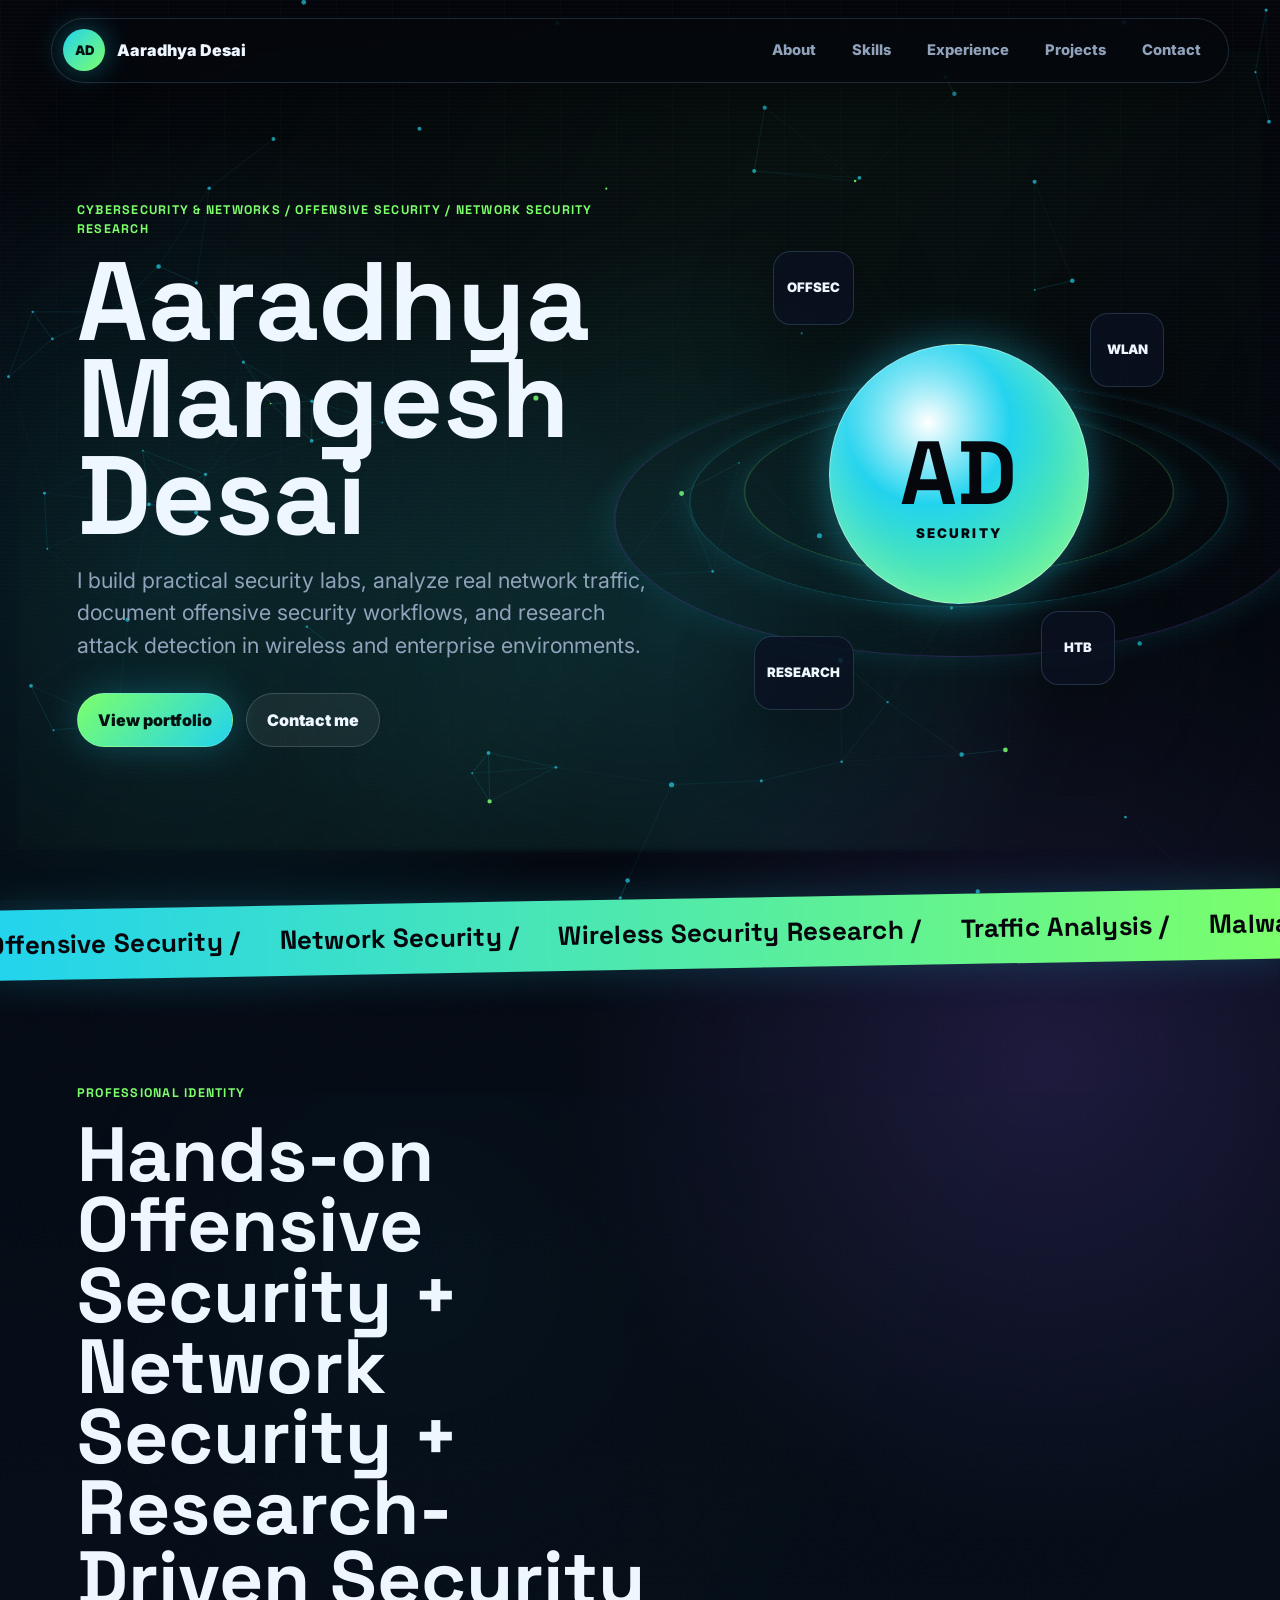
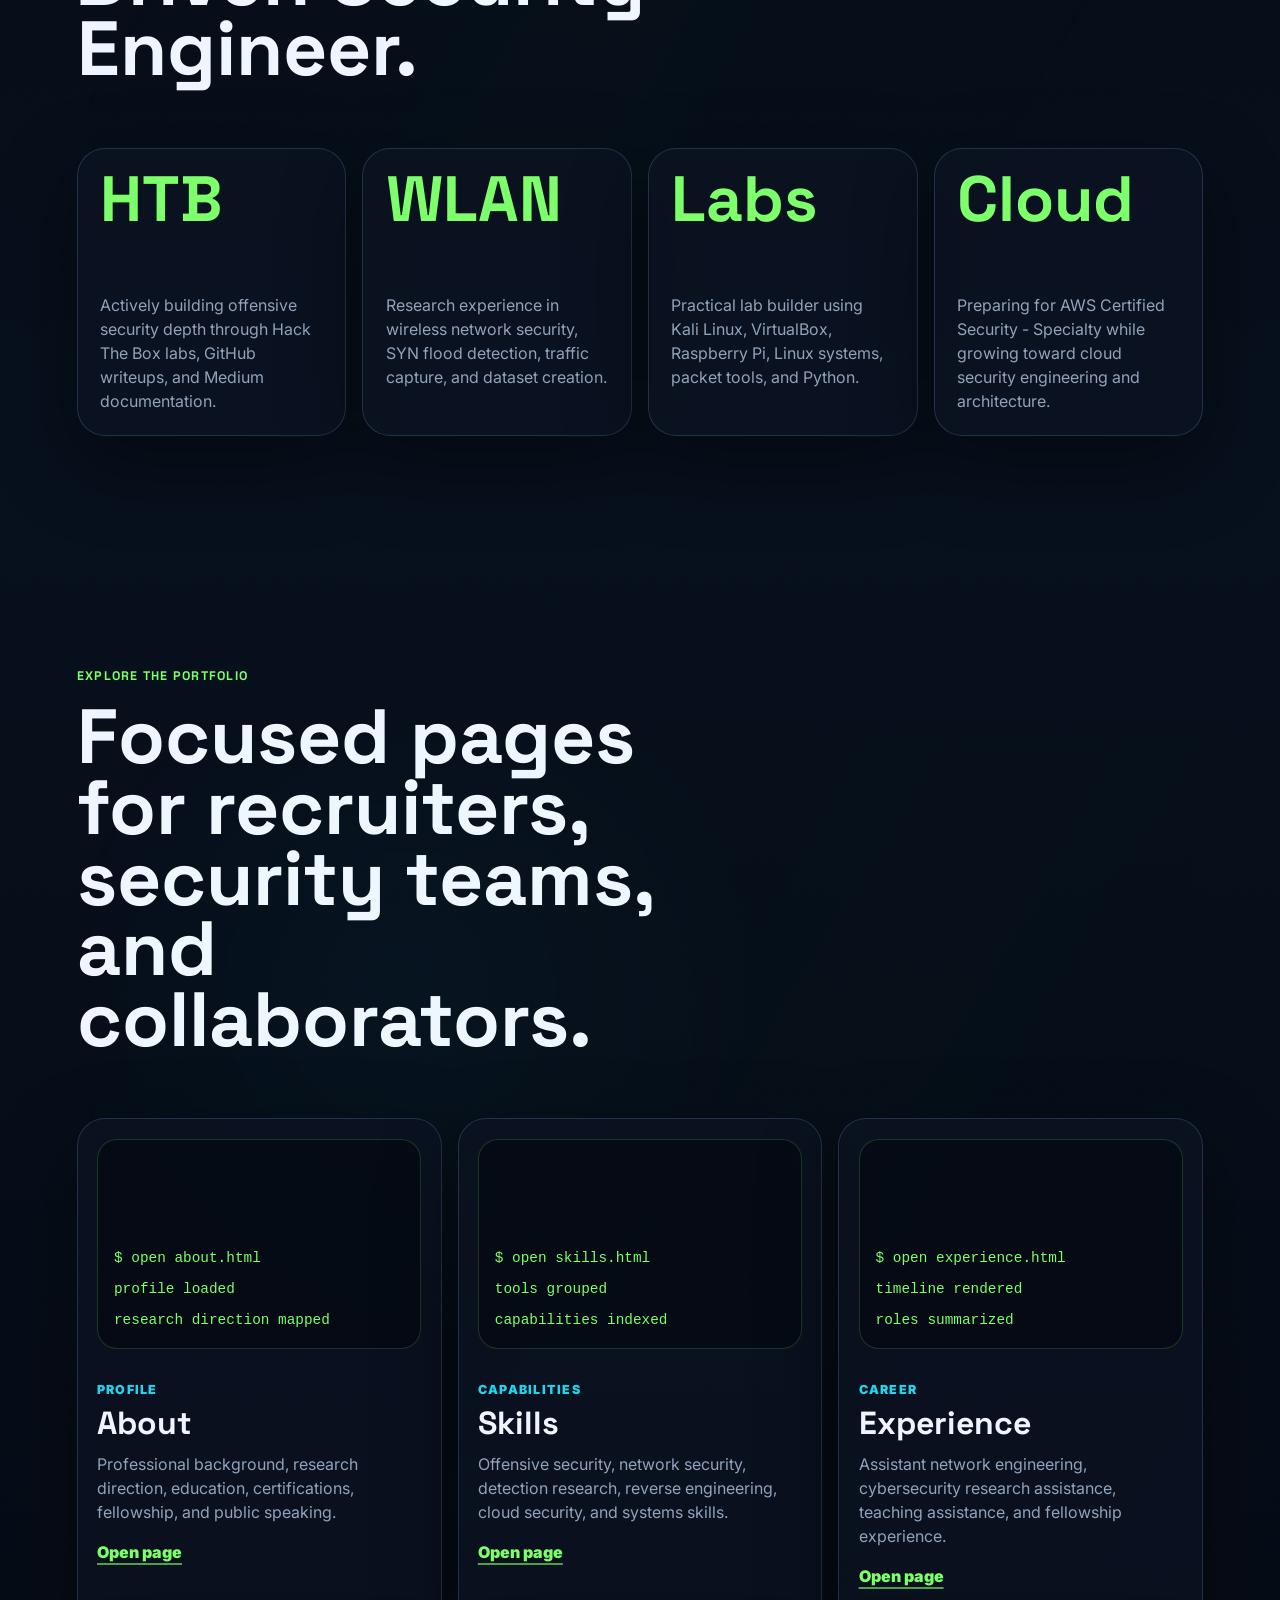
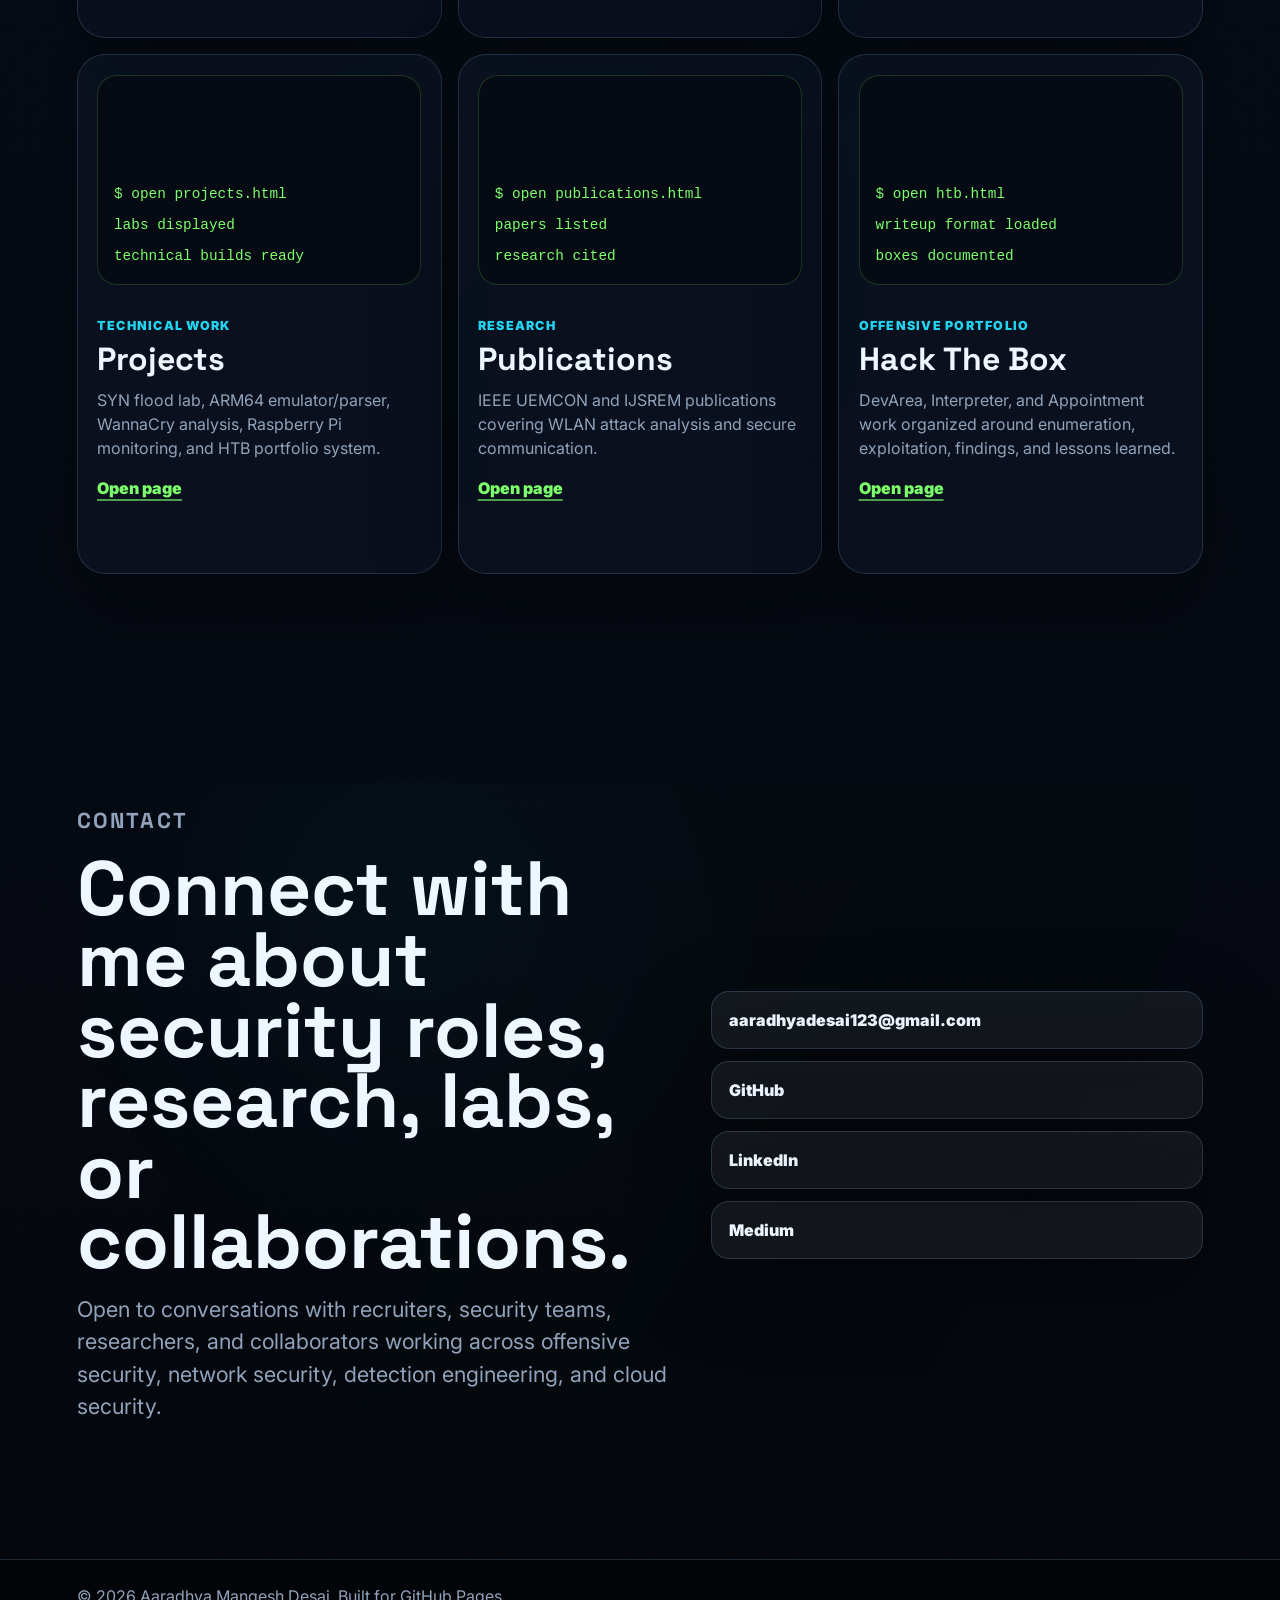
<file: index.html>
<!DOCTYPE html>
<html lang="en">
<head>
  <meta charset="UTF-8">
  <meta name="viewport" content="width=device-width, initial-scale=1.0">
  <meta name="description" content="Cybersecurity portfolio for Aaradhya Mangesh Desai: hands-on offensive security, network security, wireless security research, and practical lab projects.">
  <title>Aaradhya Mangesh Desai | Cybersecurity Portfolio</title>
  <link rel="preconnect" href="https://fonts.googleapis.com">
  <link rel="preconnect" href="https://fonts.gstatic.com" crossorigin>
  <link href="https://fonts.googleapis.com/css2?family=Inter:wght@400;500;600;700;800;900&family=Space+Grotesk:wght@500;600;700&display=swap" rel="stylesheet">
  <link rel="stylesheet" href="styles.css">
</head>
<body>
  <canvas id="threatCanvas" aria-hidden="true"></canvas>
  <div class="scanline" aria-hidden="true"></div>

  <header class="site-header">
    <a class="brand" href="index.html" aria-label="Go to home">
      <span class="brand-mark">AD</span>
      <span>Aaradhya Desai</span>
    </a>
    <button class="nav-toggle" type="button" aria-label="Open navigation" aria-expanded="false"><span></span><span></span></button>
    <nav class="site-nav" aria-label="Main navigation">
      <a href="about.html">About</a>
      <a href="skills.html">Skills</a>
      <a href="experience.html">Experience</a>
      <a href="projects.html">Projects</a>
      <a href="contact.html">Contact</a>
    </nav>
  </header>

  <main id="home">
    <section class="hero scroll-scene" data-scene="secure-network">
      <div class="hero-copy reveal">
        <p class="eyebrow">Cybersecurity & Networks / Offensive Security / Network Security Research</p>
        <h1>Aaradhya Mangesh Desai</h1>
        <p>I build practical security labs, analyze real network traffic, document offensive security workflows, and research attack detection in wireless and enterprise environments.</p>
        <div class="hero-actions">
          <a class="button primary" href="projects.html">View portfolio</a>
          <a class="button secondary" href="contact.html">Contact me</a>
        </div>
      </div>

      <div class="security-orbit reveal" aria-label="Animated cybersecurity system visual">
        <div class="orbit-core"><span>AD</span><small>SECURITY</small></div>
        <div class="orbit-ring ring-one"></div>
        <div class="orbit-ring ring-two"></div>
        <div class="orbit-ring ring-three"></div>
        <div class="orbit-node node-one">OFFSEC</div>
        <div class="orbit-node node-two">WLAN</div>
        <div class="orbit-node node-three">HTB</div>
        <div class="orbit-node node-four">RESEARCH</div>
      </div>
    </section>

    <section class="ticker" aria-label="Cybersecurity strengths">
      <div class="ticker-track">
        <span>Offensive Security</span><span>Network Security</span><span>Wireless Security Research</span><span>Traffic Analysis</span><span>Malware Analysis</span><span>Cloud Security Preparation</span>
        <span>Offensive Security</span><span>Network Security</span><span>Wireless Security Research</span><span>Traffic Analysis</span><span>Malware Analysis</span><span>Cloud Security Preparation</span>
      </div>
    </section>

    <section class="section impact-section scroll-scene" data-scene="overview">
      <div class="section-heading reveal">
        <p class="eyebrow">Professional identity</p>
        <h2>Hands-on Offensive Security + Network Security + Research-Driven Security Engineer.</h2>
      </div>
      <div class="metric-grid">
        <article class="metric-card reveal"><strong>HTB</strong><span>Actively building offensive security depth through Hack The Box labs, GitHub writeups, and Medium documentation.</span></article>
        <article class="metric-card reveal"><strong>WLAN</strong><span>Research experience in wireless network security, SYN flood detection, traffic capture, and dataset creation.</span></article>
        <article class="metric-card reveal"><strong>Labs</strong><span>Practical lab builder using Kali Linux, VirtualBox, Raspberry Pi, Linux systems, packet tools, and Python.</span></article>
        <article class="metric-card reveal"><strong>Cloud</strong><span>Preparing for AWS Certified Security - Specialty while growing toward cloud security engineering and architecture.</span></article>
      </div>
    </section>

    <section class="section projects-section scroll-scene" data-scene="site-map">
      <div class="section-heading reveal">
        <p class="eyebrow">Explore the portfolio</p>
        <h2>Focused pages for recruiters, security teams, and collaborators.</h2>
      </div>
      <div class="project-grid">
        <article class="project-card reveal"><div class="project-terminal"><span>$ open about.html</span><span>profile loaded</span><span>research direction mapped</span></div><p class="project-type">Profile</p><h3>About</h3><p>Professional background, research direction, education, certifications, fellowship, and public speaking.</p><p><a href="about.html">Open page</a></p></article>
        <article class="project-card reveal"><div class="project-terminal"><span>$ open skills.html</span><span>tools grouped</span><span>capabilities indexed</span></div><p class="project-type">Capabilities</p><h3>Skills</h3><p>Offensive security, network security, detection research, reverse engineering, cloud security, and systems skills.</p><p><a href="skills.html">Open page</a></p></article>
        <article class="project-card reveal"><div class="project-terminal"><span>$ open experience.html</span><span>timeline rendered</span><span>roles summarized</span></div><p class="project-type">Career</p><h3>Experience</h3><p>Assistant network engineering, cybersecurity research assistance, teaching assistance, and fellowship experience.</p><p><a href="experience.html">Open page</a></p></article>
        <article class="project-card reveal"><div class="project-terminal"><span>$ open projects.html</span><span>labs displayed</span><span>technical builds ready</span></div><p class="project-type">Technical Work</p><h3>Projects</h3><p>SYN flood lab, ARM64 emulator/parser, WannaCry analysis, Raspberry Pi monitoring, and HTB portfolio system.</p><p><a href="projects.html">Open page</a></p></article>
        <article class="project-card reveal"><div class="project-terminal"><span>$ open publications.html</span><span>papers listed</span><span>research cited</span></div><p class="project-type">Research</p><h3>Publications</h3><p>IEEE UEMCON and IJSREM publications covering WLAN attack analysis and secure communication.</p><p><a href="publications.html">Open page</a></p></article>
        <article class="project-card reveal"><div class="project-terminal"><span>$ open htb.html</span><span>writeup format loaded</span><span>boxes documented</span></div><p class="project-type">Offensive Portfolio</p><h3>Hack The Box</h3><p>DevArea, Interpreter, and Appointment work organized around enumeration, exploitation, findings, and lessons learned.</p><p><a href="htb.html">Open page</a></p></article>
      </div>
    </section>

    <section class="section contact-section scroll-scene" data-scene="contact">
      <div class="contact-copy reveal">
        <p class="eyebrow">Contact</p>
        <h2>Connect with me about security roles, research, labs, or collaborations.</h2>
        <p>Open to conversations with recruiters, security teams, researchers, and collaborators working across offensive security, network security, detection engineering, and cloud security.</p>
      </div>
      <div class="contact-links reveal">
        <a href="mailto:aaradhyadesai123@gmail.com">aaradhyadesai123@gmail.com</a>
        <a href="https://github.com/your-username">GitHub</a>
        <a href="https://www.linkedin.com/in/your-username/">LinkedIn</a>
        <a href="https://medium.com/@your-username">Medium</a>
      </div>
    </section>
  </main>

  <footer class="site-footer"><p>&copy; <span id="year"></span> Aaradhya Mangesh Desai. Built for GitHub Pages.</p></footer>
  <script src="script.js"></script>
</body>
</html>
</file>
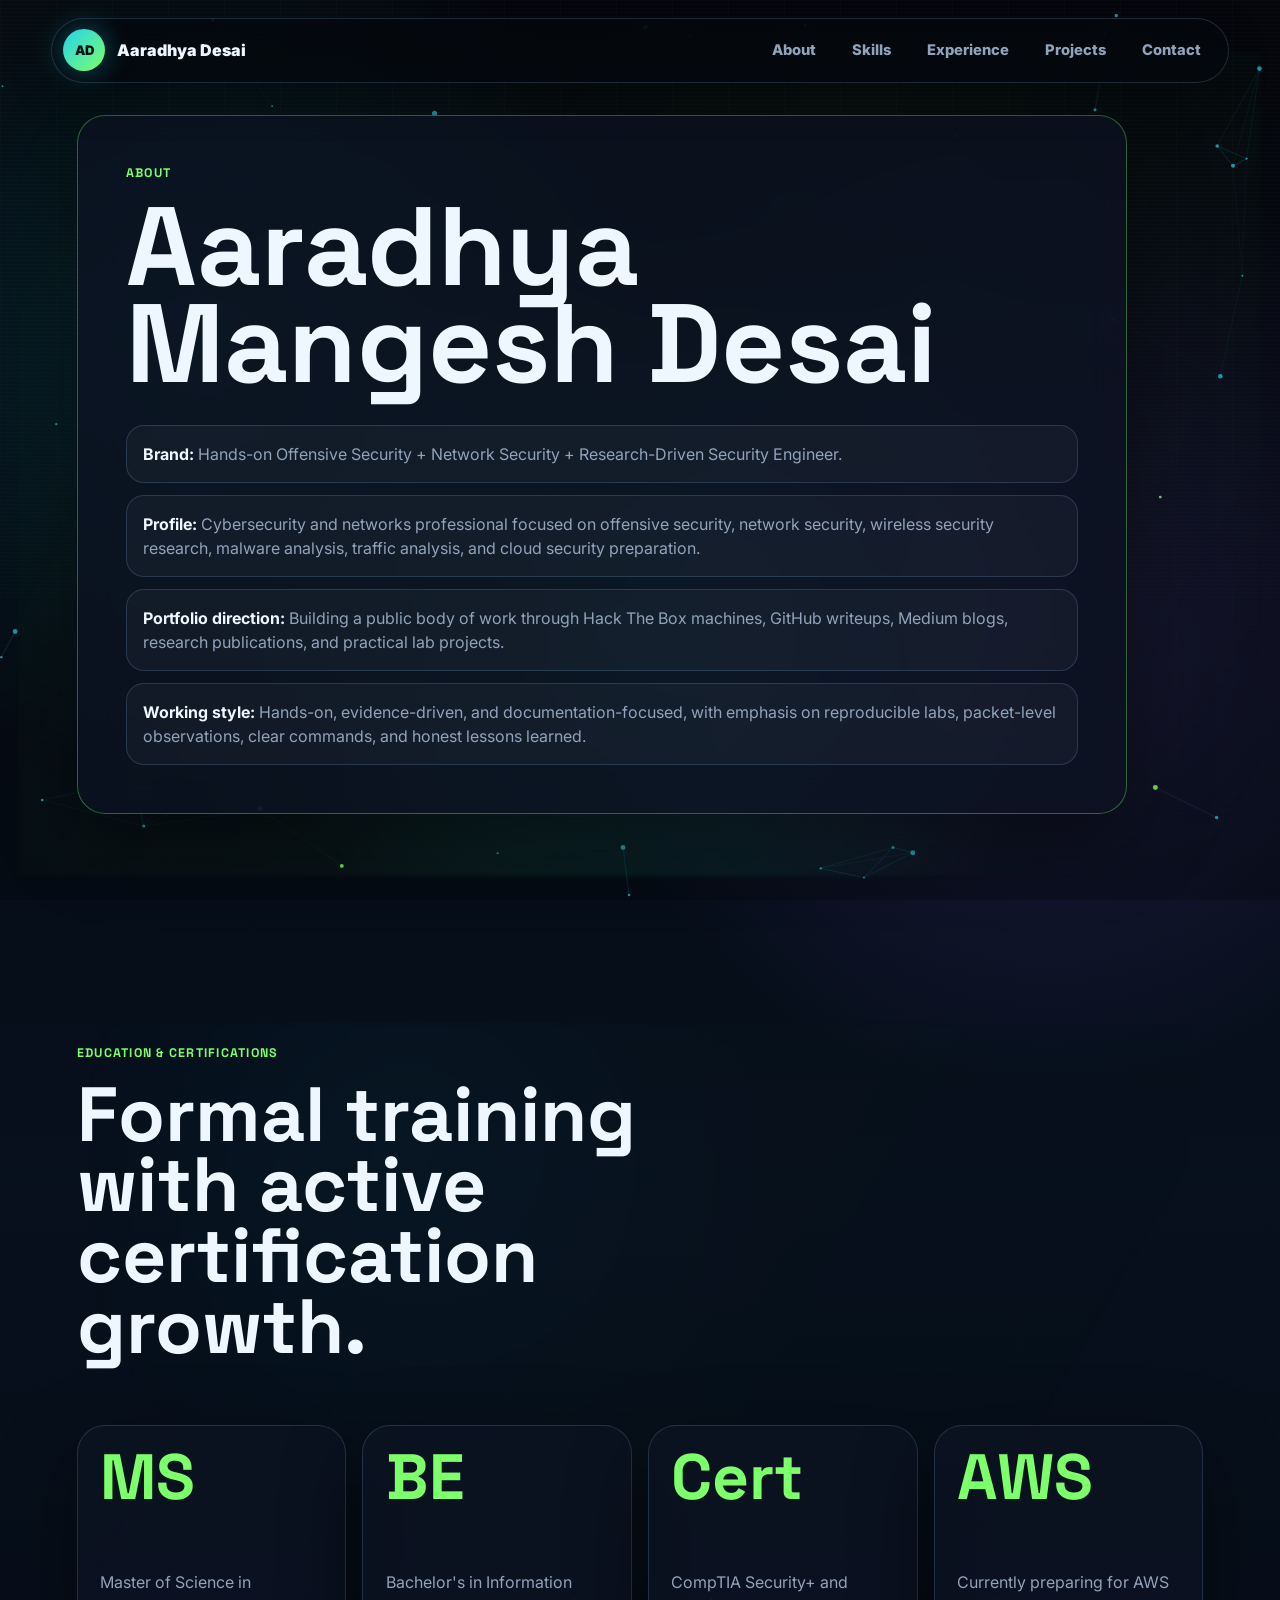
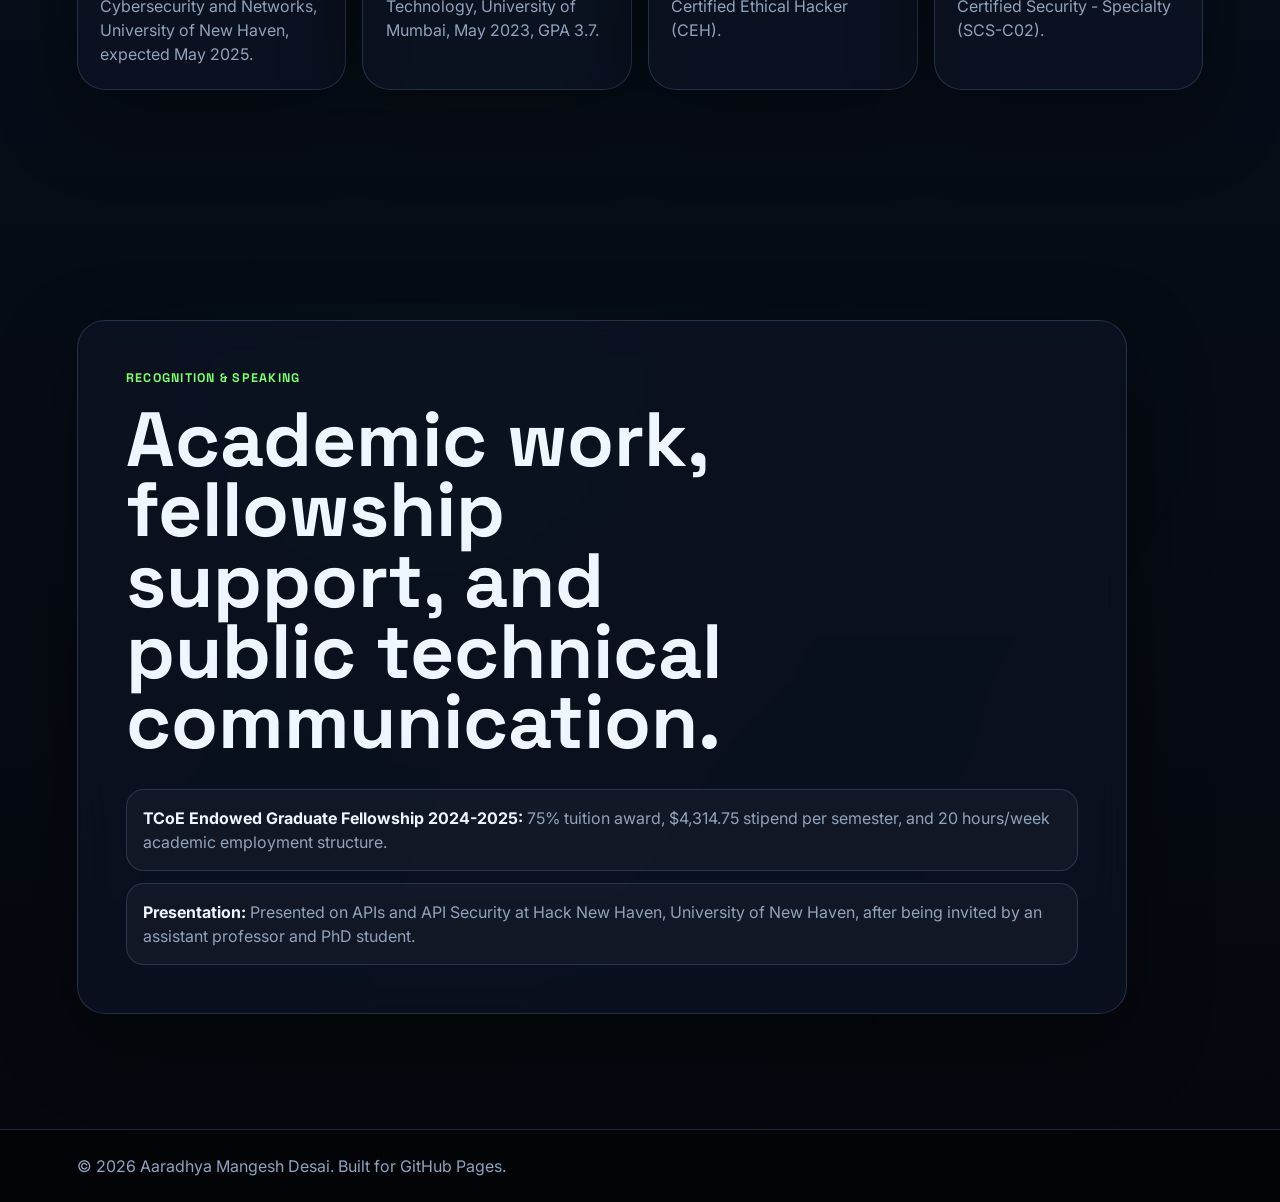
<file: about.html>
<!DOCTYPE html>
<html lang="en">
<head>
  <meta charset="UTF-8">
  <meta name="viewport" content="width=device-width, initial-scale=1.0">
  <meta name="description" content="About Aaradhya Mangesh Desai, a cybersecurity and networks professional focused on offensive security, network security, and research-driven security engineering.">
  <title>About | Aaradhya Mangesh Desai</title>
  <link rel="preconnect" href="https://fonts.googleapis.com">
  <link rel="preconnect" href="https://fonts.gstatic.com" crossorigin>
  <link href="https://fonts.googleapis.com/css2?family=Inter:wght@400;500;600;700;800;900&family=Space+Grotesk:wght@500;600;700&display=swap" rel="stylesheet">
  <link rel="stylesheet" href="styles.css">
</head>
<body>
  <canvas id="threatCanvas" aria-hidden="true"></canvas><div class="scanline" aria-hidden="true"></div>
  <header class="site-header"><a class="brand" href="index.html"><span class="brand-mark">AD</span><span>Aaradhya Desai</span></a><button class="nav-toggle" type="button" aria-label="Open navigation" aria-expanded="false"><span></span><span></span></button><nav class="site-nav" aria-label="Main navigation"><a href="about.html">About</a><a href="skills.html">Skills</a><a href="experience.html">Experience</a><a href="projects.html">Projects</a><a href="contact.html">Contact</a></nav></header>
  <main>
    <section class="section credentials-section scroll-scene page-start" data-scene="about">
      <div class="credential-panel reveal">
        <p class="eyebrow">About</p>
        <h1>Aaradhya Mangesh Desai</h1>
        <div class="credential-list">
          <p><strong>Brand:</strong> Hands-on Offensive Security + Network Security + Research-Driven Security Engineer.</p>
          <p><strong>Profile:</strong> Cybersecurity and networks professional focused on offensive security, network security, wireless security research, malware analysis, traffic analysis, and cloud security preparation.</p>
          <p><strong>Portfolio direction:</strong> Building a public body of work through Hack The Box machines, GitHub writeups, Medium blogs, research publications, and practical lab projects.</p>
          <p><strong>Working style:</strong> Hands-on, evidence-driven, and documentation-focused, with emphasis on reproducible labs, packet-level observations, clear commands, and honest lessons learned.</p>
        </div>
      </div>
    </section>
    <section class="section impact-section scroll-scene" data-scene="education">
      <div class="section-heading reveal"><p class="eyebrow">Education & certifications</p><h2>Formal training with active certification growth.</h2></div>
      <div class="metric-grid">
        <article class="metric-card reveal"><strong>MS</strong><span>Master of Science in Cybersecurity and Networks, University of New Haven, expected May 2025.</span></article>
        <article class="metric-card reveal"><strong>BE</strong><span>Bachelor's in Information Technology, University of Mumbai, May 2023, GPA 3.7.</span></article>
        <article class="metric-card reveal"><strong>Cert</strong><span>CompTIA Security+ and Certified Ethical Hacker (CEH).</span></article>
        <article class="metric-card reveal"><strong>AWS</strong><span>Currently preparing for AWS Certified Security - Specialty (SCS-C02).</span></article>
      </div>
    </section>
    <section class="section credentials-section scroll-scene" data-scene="recognition">
      <div class="credential-panel reveal">
        <p class="eyebrow">Recognition & speaking</p>
        <h2>Academic work, fellowship support, and public technical communication.</h2>
        <div class="credential-list">
          <p><strong>TCoE Endowed Graduate Fellowship 2024-2025:</strong> 75% tuition award, $4,314.75 stipend per semester, and 20 hours/week academic employment structure.</p>
          <p><strong>Presentation:</strong> Presented on APIs and API Security at Hack New Haven, University of New Haven, after being invited by an assistant professor and PhD student.</p>
        </div>
      </div>
    </section>
  </main>
  <footer class="site-footer"><p>&copy; <span id="year"></span> Aaradhya Mangesh Desai. Built for GitHub Pages.</p></footer>
  <script src="script.js"></script>
</body>
</html>
</file>
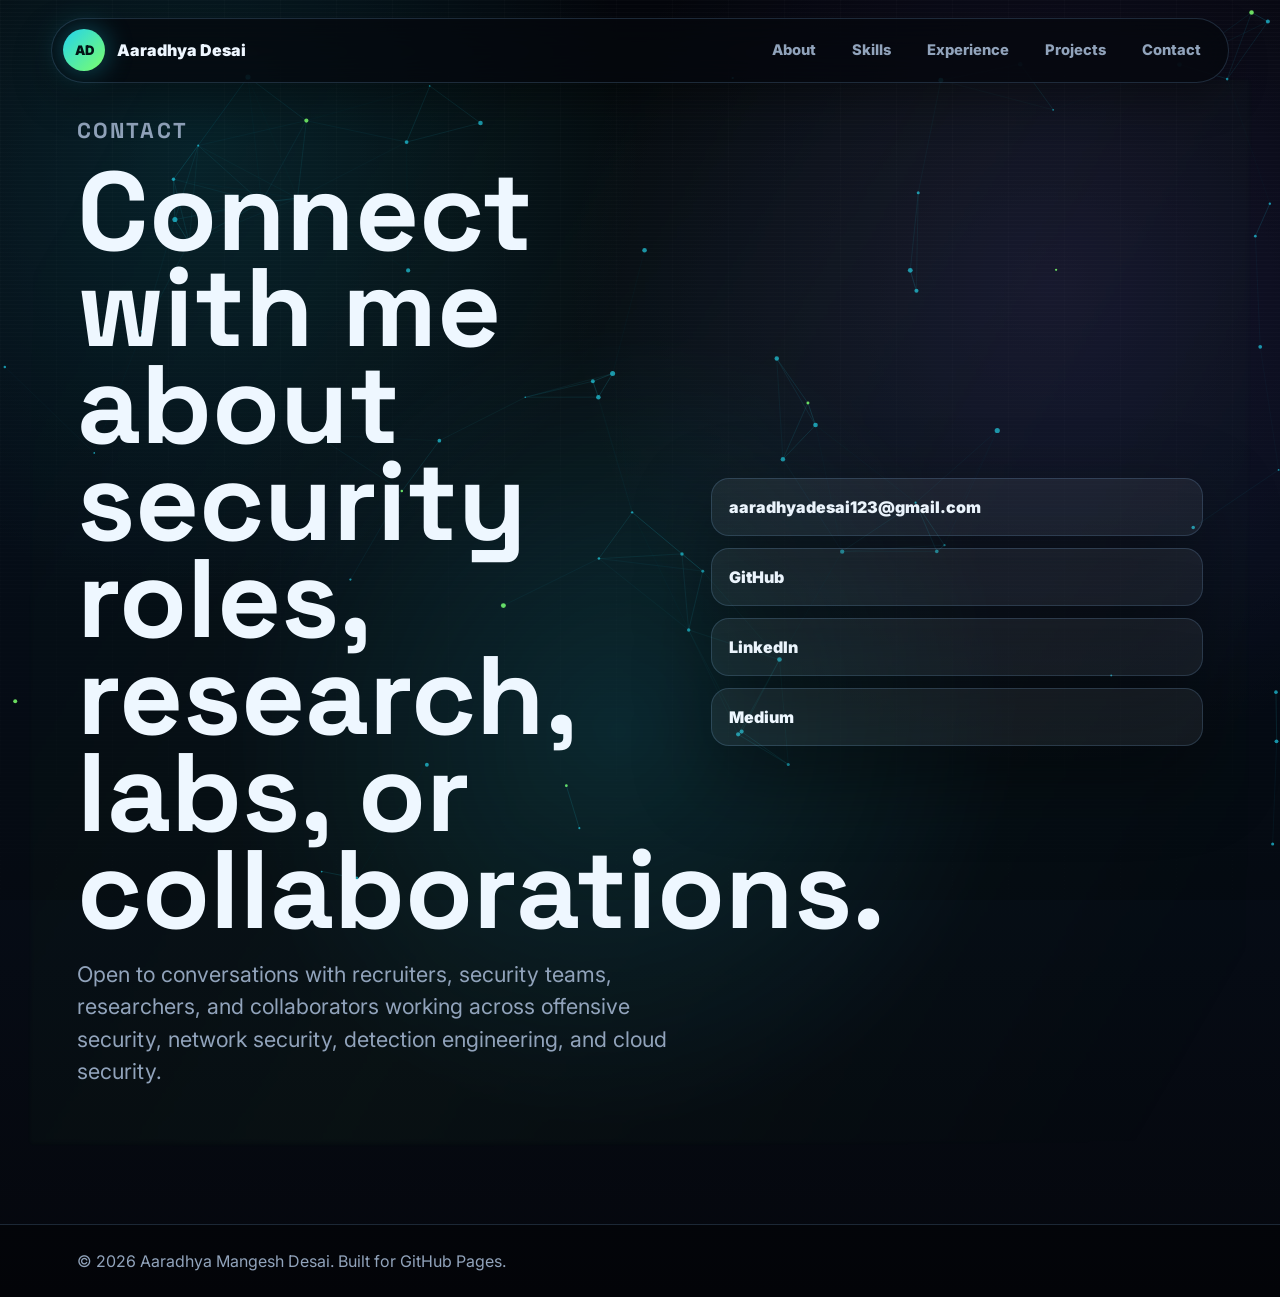
<file: contact.html>
<!DOCTYPE html>
<html lang="en">
<head>
  <meta charset="UTF-8"><meta name="viewport" content="width=device-width, initial-scale=1.0">
  <meta name="description" content="Contact Aaradhya Mangesh Desai for cybersecurity roles, research, offensive security labs, and collaborations.">
  <title>Contact | Aaradhya Mangesh Desai</title>
  <link rel="preconnect" href="https://fonts.googleapis.com"><link rel="preconnect" href="https://fonts.gstatic.com" crossorigin>
  <link href="https://fonts.googleapis.com/css2?family=Inter:wght@400;500;600;700;800;900&family=Space+Grotesk:wght@500;600;700&display=swap" rel="stylesheet"><link rel="stylesheet" href="styles.css">
</head>
<body>
  <canvas id="threatCanvas" aria-hidden="true"></canvas><div class="scanline" aria-hidden="true"></div>
  <header class="site-header"><a class="brand" href="index.html"><span class="brand-mark">AD</span><span>Aaradhya Desai</span></a><button class="nav-toggle" type="button" aria-label="Open navigation" aria-expanded="false"><span></span><span></span></button><nav class="site-nav" aria-label="Main navigation"><a href="about.html">About</a><a href="skills.html">Skills</a><a href="experience.html">Experience</a><a href="projects.html">Projects</a><a href="contact.html">Contact</a></nav></header>
  <main>
    <section class="section contact-section scroll-scene page-start" data-scene="contact">
      <div class="contact-copy reveal">
        <p class="eyebrow">Contact</p>
        <h1>Connect with me about security roles, research, labs, or collaborations.</h1>
        <p>Open to conversations with recruiters, security teams, researchers, and collaborators working across offensive security, network security, detection engineering, and cloud security.</p>
      </div>
      <div class="contact-links reveal">
        <a href="mailto:aaradhyadesai123@gmail.com">aaradhyadesai123@gmail.com</a>
        <a href="https://github.com/AaradhyaDesai/">GitHub</a>
        <a href="https://linkedin.com/in/aaradhya-desai-77236519b">LinkedIn</a>
        <a href="https://medium.com/@aaradhyadesai">Medium</a>
      </div>
    </section>
  </main>
  <footer class="site-footer"><p>&copy; <span id="year"></span> Aaradhya Mangesh Desai. Built for GitHub Pages.</p></footer><script src="script.js"></script>
</body>
</html>
</file>
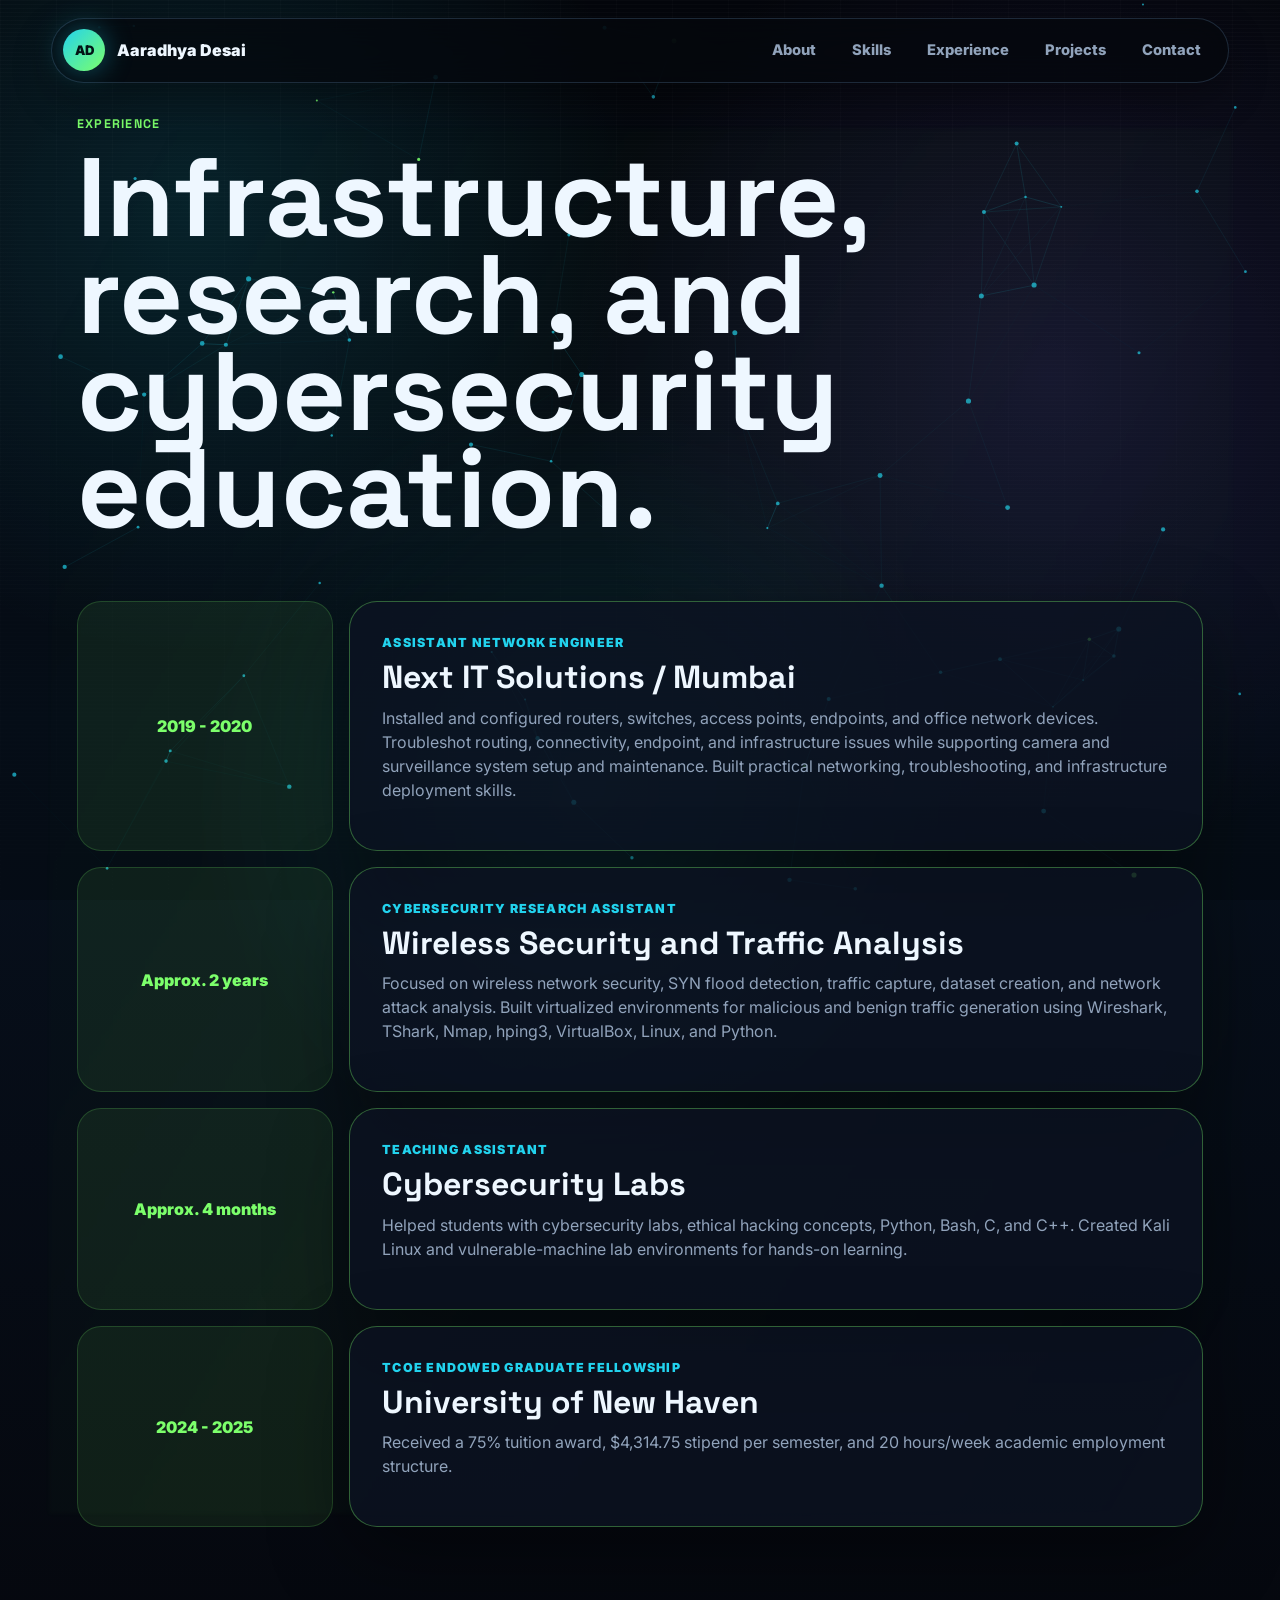
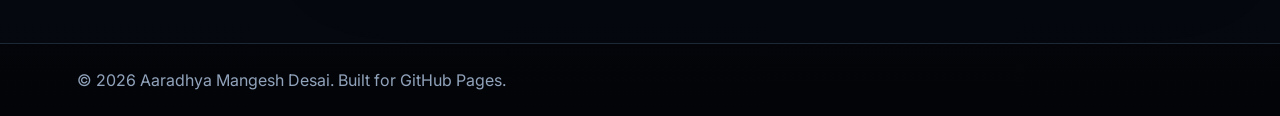
<file: experience.html>
<!DOCTYPE html>
<html lang="en">
<head>
  <meta charset="UTF-8"><meta name="viewport" content="width=device-width, initial-scale=1.0">
  <meta name="description" content="Experience for Aaradhya Mangesh Desai in network engineering, cybersecurity research, teaching assistance, and fellowship-supported academic work.">
  <title>Experience | Aaradhya Mangesh Desai</title>
  <link rel="preconnect" href="https://fonts.googleapis.com"><link rel="preconnect" href="https://fonts.gstatic.com" crossorigin>
  <link href="https://fonts.googleapis.com/css2?family=Inter:wght@400;500;600;700;800;900&family=Space+Grotesk:wght@500;600;700&display=swap" rel="stylesheet"><link rel="stylesheet" href="styles.css">
</head>
<body>
  <canvas id="threatCanvas" aria-hidden="true"></canvas><div class="scanline" aria-hidden="true"></div>
  <header class="site-header"><a class="brand" href="index.html"><span class="brand-mark">AD</span><span>Aaradhya Desai</span></a><button class="nav-toggle" type="button" aria-label="Open navigation" aria-expanded="false"><span></span><span></span></button><nav class="site-nav" aria-label="Main navigation"><a href="about.html">About</a><a href="skills.html">Skills</a><a href="experience.html">Experience</a><a href="projects.html">Projects</a><a href="contact.html">Contact</a></nav></header>
  <main>
    <section class="section experience-section scroll-scene page-start" data-scene="experience">
      <div class="section-heading reveal"><p class="eyebrow">Experience</p><h1>Infrastructure, research, and cybersecurity education.</h1></div>
      <div class="timeline">
        <article class="timeline-item reveal"><div class="timeline-date">2019 - 2020</div><div class="timeline-card"><p class="role">Assistant Network Engineer</p><h3>Next IT Solutions / Mumbai</h3><p>Installed and configured routers, switches, access points, endpoints, and office network devices. Troubleshot routing, connectivity, endpoint, and infrastructure issues while supporting camera and surveillance system setup and maintenance. Built practical networking, troubleshooting, and infrastructure deployment skills.</p></div></article>
        <article class="timeline-item reveal"><div class="timeline-date">Approx. 2 years</div><div class="timeline-card"><p class="role">Cybersecurity Research Assistant</p><h3>Wireless Security and Traffic Analysis</h3><p>Focused on wireless network security, SYN flood detection, traffic capture, dataset creation, and network attack analysis. Built virtualized environments for malicious and benign traffic generation using Wireshark, TShark, Nmap, hping3, VirtualBox, Linux, and Python.</p></div></article>
        <article class="timeline-item reveal"><div class="timeline-date">Approx. 4 months</div><div class="timeline-card"><p class="role">Teaching Assistant</p><h3>Cybersecurity Labs</h3><p>Helped students with cybersecurity labs, ethical hacking concepts, Python, Bash, C, and C++. Created Kali Linux and vulnerable-machine lab environments for hands-on learning.</p></div></article>
        <article class="timeline-item reveal"><div class="timeline-date">2024 - 2025</div><div class="timeline-card"><p class="role">TCoE Endowed Graduate Fellowship</p><h3>University of New Haven</h3><p>Received a 75% tuition award, $4,314.75 stipend per semester, and 20 hours/week academic employment structure.</p></div></article>
      </div>
    </section>
  </main>
  <footer class="site-footer"><p>&copy; <span id="year"></span> Aaradhya Mangesh Desai. Built for GitHub Pages.</p></footer><script src="script.js"></script>
</body>
</html>
</file>
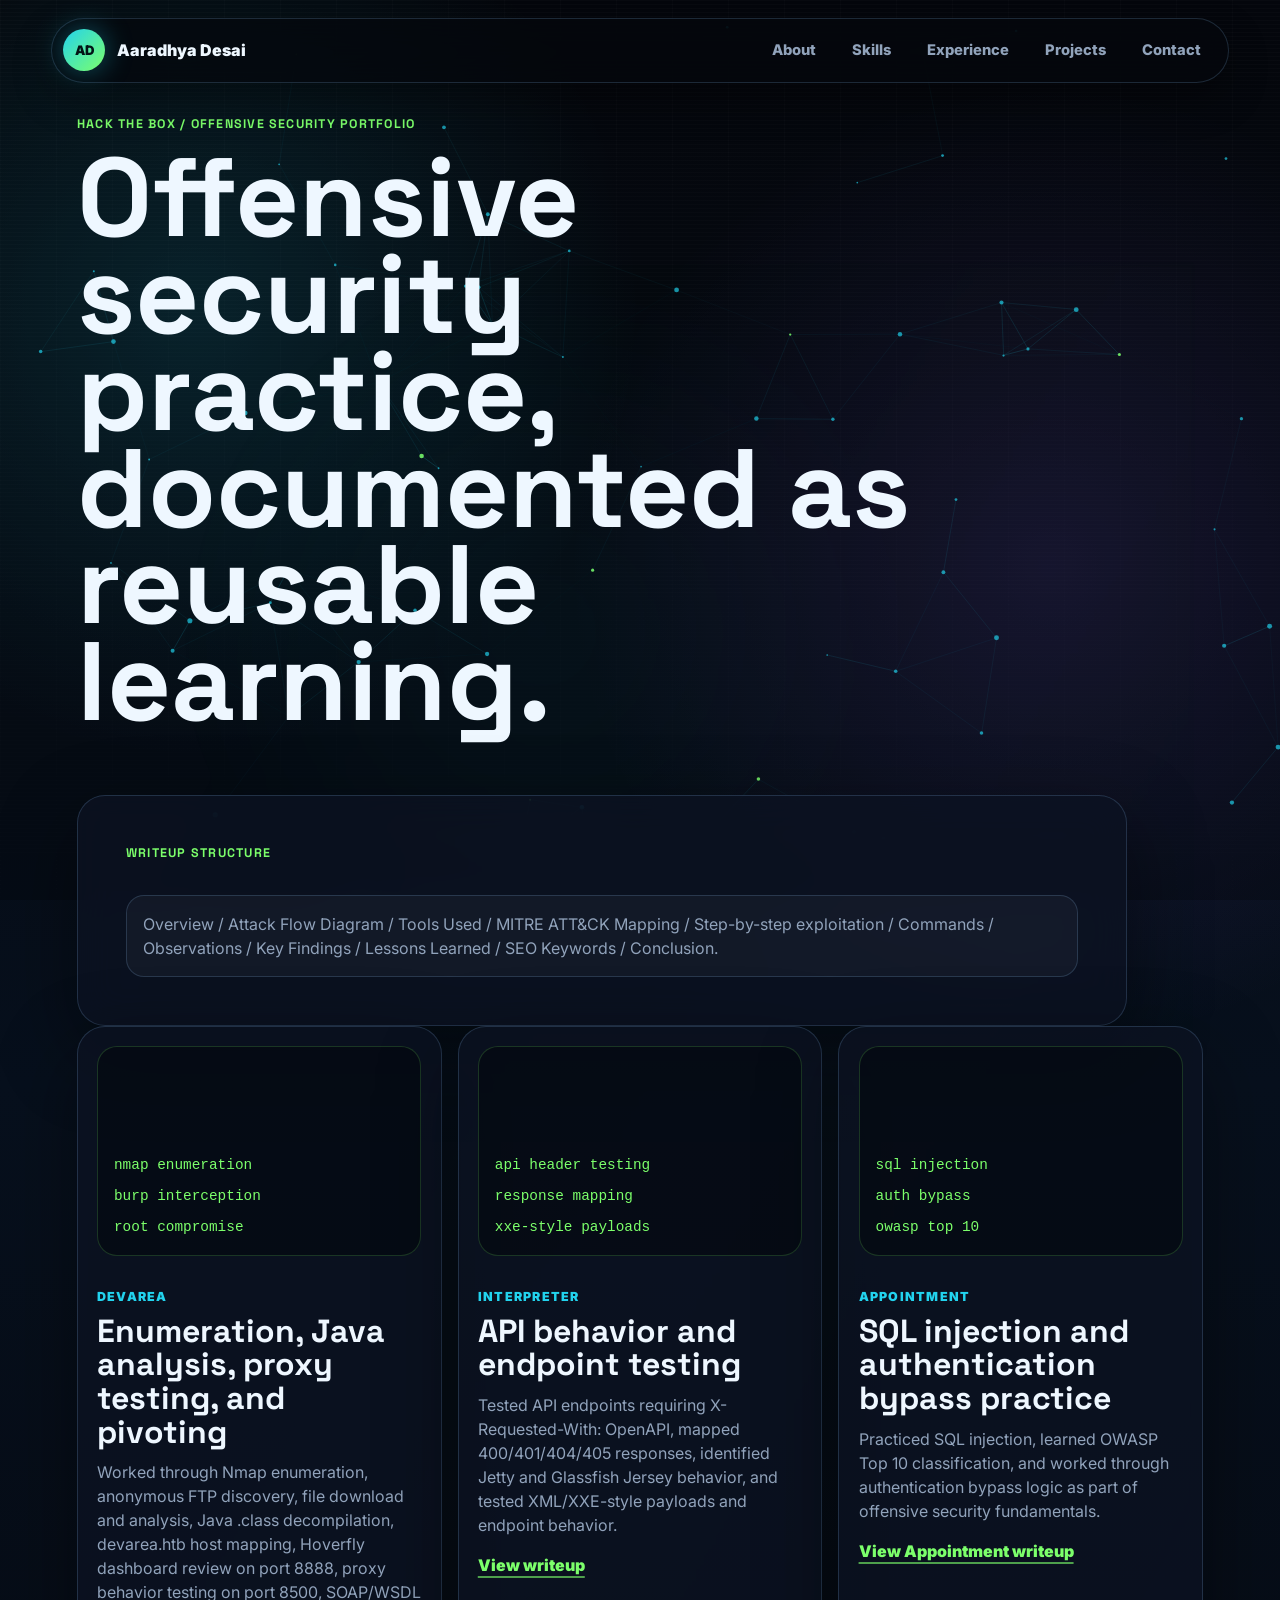
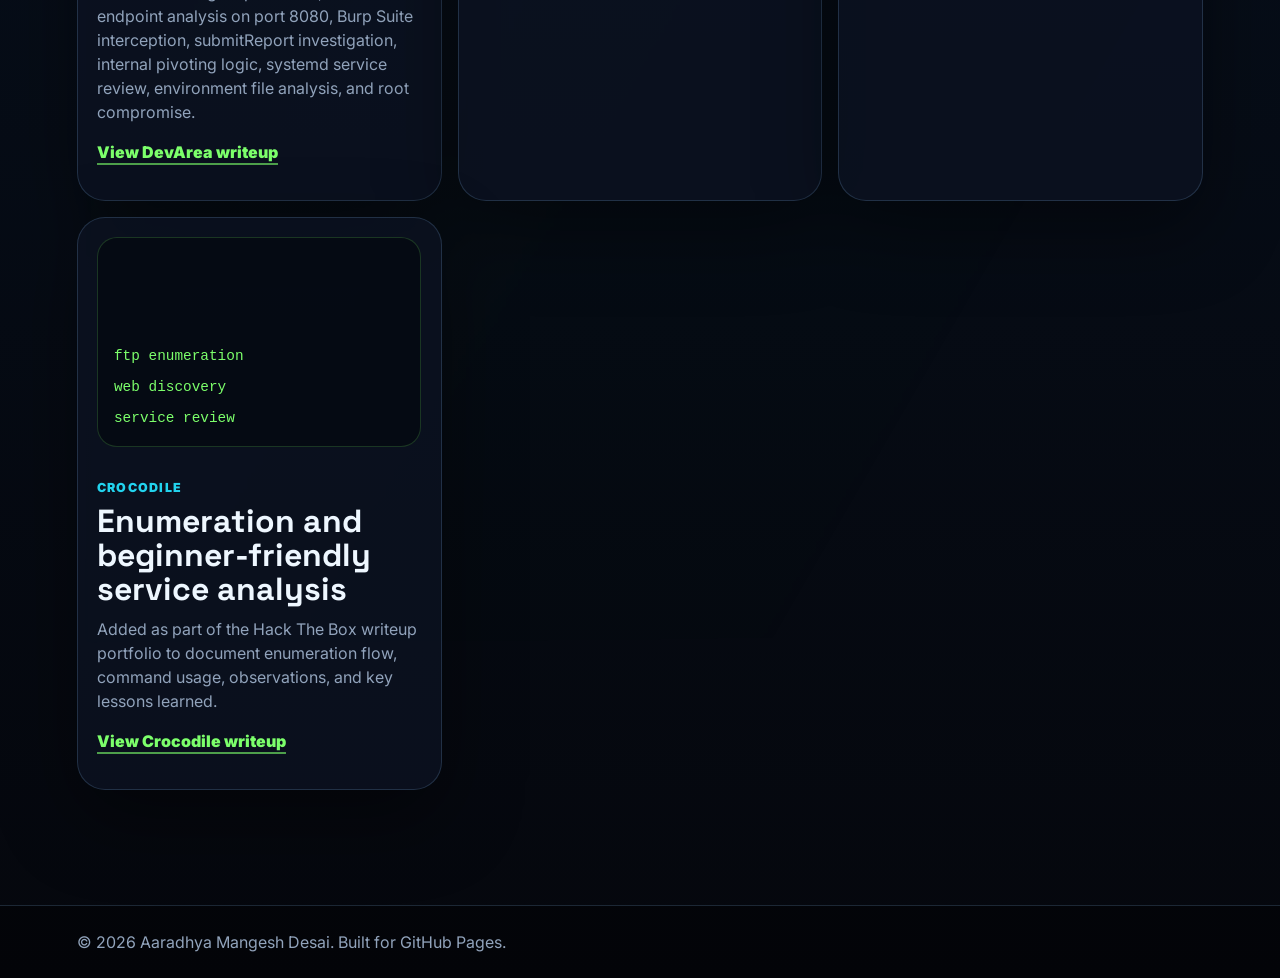
<file: htb.html>
<!DOCTYPE html>
<html lang="en">
<head>
  <meta charset="UTF-8"><meta name="viewport" content="width=device-width, initial-scale=1.0">
  <meta name="description" content="Hack The Box and offensive security portfolio for Aaradhya Mangesh Desai, including DevArea, Interpreter, and Appointment.">
  <title>Hack The Box | Aaradhya Mangesh Desai</title>
  <link rel="preconnect" href="https://fonts.googleapis.com"><link rel="preconnect" href="https://fonts.gstatic.com" crossorigin>
  <link href="https://fonts.googleapis.com/css2?family=Inter:wght@400;500;600;700;800;900&family=Space+Grotesk:wght@500;600;700&display=swap" rel="stylesheet"><link rel="stylesheet" href="styles.css">
</head>
<body>
  <canvas id="threatCanvas" aria-hidden="true"></canvas><div class="scanline" aria-hidden="true"></div>
  <header class="site-header"><a class="brand" href="index.html"><span class="brand-mark">AD</span><span>Aaradhya Desai</span></a><button class="nav-toggle" type="button" aria-label="Open navigation" aria-expanded="false"><span></span><span></span></button><nav class="site-nav" aria-label="Main navigation"><a href="about.html">About</a><a href="skills.html">Skills</a><a href="experience.html">Experience</a><a href="projects.html">Projects</a><a href="contact.html">Contact</a></nav></header>
  <main>
    <section class="section projects-section scroll-scene page-start" data-scene="htb">
      <div class="section-heading reveal"><p class="eyebrow">Hack The Box / Offensive Security Portfolio</p><h1>Offensive security practice, documented as reusable learning.</h1></div>
      <div class="credential-panel reveal">
        <p class="eyebrow">Writeup structure</p>
        <div class="credential-list">
          <p>Overview / Attack Flow Diagram / Tools Used / MITRE ATT&CK Mapping / Step-by-step exploitation / Commands / Observations / Key Findings / Lessons Learned / SEO Keywords / Conclusion.</p>
        </div>
      </div>
      <div class="project-grid">
        <article class="project-card reveal"><div class="project-terminal"><span>nmap enumeration</span><span>burp interception</span><span>root compromise</span></div><p class="project-type">DevArea</p><h3>Enumeration, Java analysis, proxy testing, and pivoting</h3><p>Worked through Nmap enumeration, anonymous FTP discovery, file download and analysis, Java .class decompilation, devarea.htb host mapping, Hoverfly dashboard review on port 8888, proxy behavior testing on port 8500, SOAP/WSDL endpoint analysis on port 8080, Burp Suite interception, submitReport investigation, internal pivoting logic, systemd service review, environment file analysis, and root compromise.</p><p><a href="https://github.com/AaradhyaDesai/htb-writeups/tree/master-class/DevArea">View DevArea writeup</a></p></article>
        <article class="project-card reveal"><div class="project-terminal"><span>api header testing</span><span>response mapping</span><span>xxe-style payloads</span></div><p class="project-type">Interpreter</p><h3>API behavior and endpoint testing</h3><p>Tested API endpoints requiring X-Requested-With: OpenAPI, mapped 400/401/404/405 responses, identified Jetty and Glassfish Jersey behavior, and tested XML/XXE-style payloads and endpoint behavior.</p><p><a href="https://github.com/AaradhyaDesai/htb-writeups/tree/master-class/cap">View writeup</a></p></article>
        <article class="project-card reveal"><div class="project-terminal"><span>sql injection</span><span>auth bypass</span><span>owasp top 10</span></div><p class="project-type">Appointment</p><h3>SQL injection and authentication bypass practice</h3><p>Practiced SQL injection, learned OWASP Top 10 classification, and worked through authentication bypass logic as part of offensive security fundamentals.</p><p><a href="https://github.com/AaradhyaDesai/htb-writeups/tree/master-class/Appointment">View Appointment writeup</a></p></article>
        <article class="project-card reveal"><div class="project-terminal"><span>ftp enumeration</span><span>web discovery</span><span>service review</span></div><p class="project-type">Crocodile</p><h3>Enumeration and beginner-friendly service analysis</h3><p>Added as part of the Hack The Box writeup portfolio to document enumeration flow, command usage, observations, and key lessons learned.</p><p><a href="https://github.com/AaradhyaDesai/htb-writeups/tree/master-class/Crocodile">View Crocodile writeup</a></p></article>
      </div>
    </section>
  </main>
  <footer class="site-footer"><p>&copy; <span id="year"></span> Aaradhya Mangesh Desai. Built for GitHub Pages.</p></footer><script src="script.js"></script>
</body>
</html>
</file>
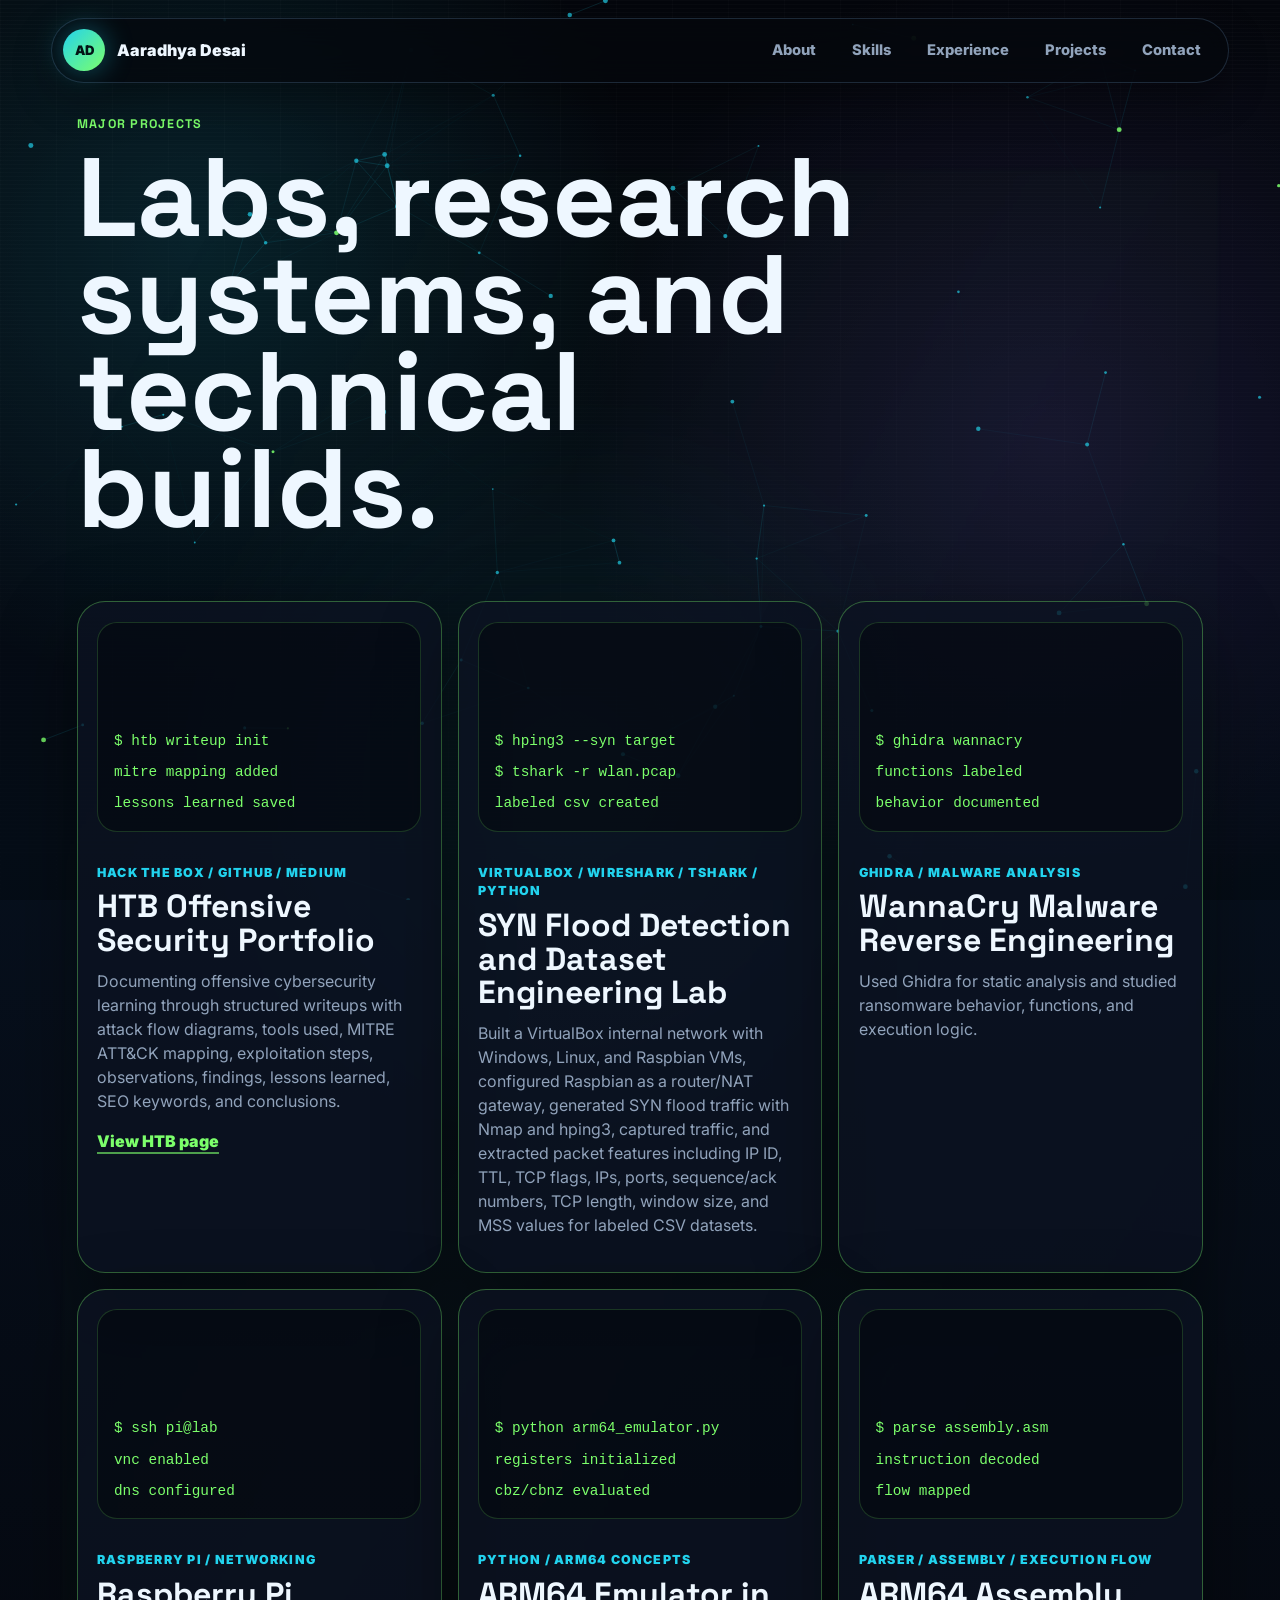
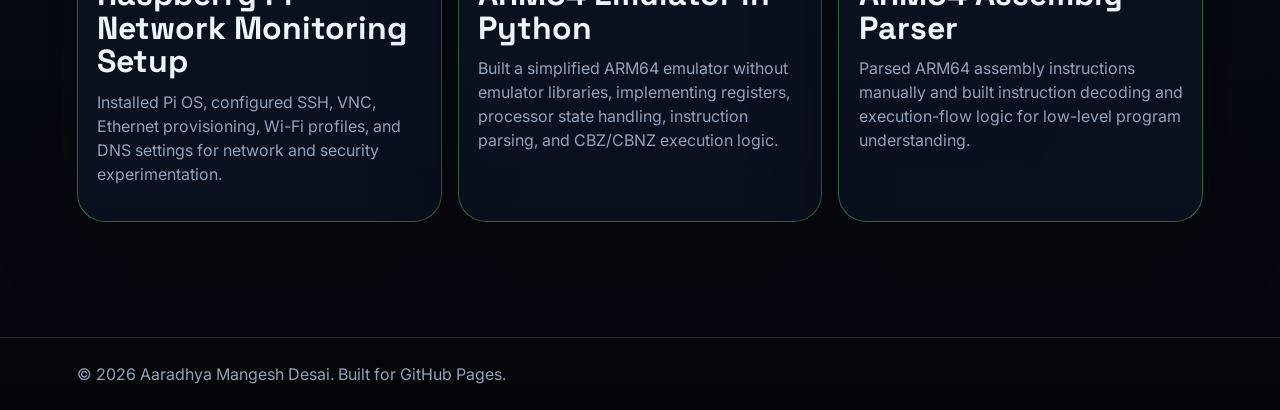
<file: projects.html>
<!DOCTYPE html>
<html lang="en">
<head>
  <meta charset="UTF-8"><meta name="viewport" content="width=device-width, initial-scale=1.0">
  <meta name="description" content="Projects by Aaradhya Mangesh Desai: SYN flood detection lab, ARM64 emulator, ARM64 parser, WannaCry reverse engineering, Raspberry Pi monitoring, and HTB portfolio.">
  <title>Projects | Aaradhya Mangesh Desai</title>
  <link rel="preconnect" href="https://fonts.googleapis.com"><link rel="preconnect" href="https://fonts.gstatic.com" crossorigin>
  <link href="https://fonts.googleapis.com/css2?family=Inter:wght@400;500;600;700;800;900&family=Space+Grotesk:wght@500;600;700&display=swap" rel="stylesheet"><link rel="stylesheet" href="styles.css">
</head>
<body>
  <canvas id="threatCanvas" aria-hidden="true"></canvas><div class="scanline" aria-hidden="true"></div>
  <header class="site-header"><a class="brand" href="index.html"><span class="brand-mark">AD</span><span>Aaradhya Desai</span></a><button class="nav-toggle" type="button" aria-label="Open navigation" aria-expanded="false"><span></span><span></span></button><nav class="site-nav" aria-label="Main navigation"><a href="about.html">About</a><a href="skills.html">Skills</a><a href="experience.html">Experience</a><a href="projects.html">Projects</a><a href="contact.html">Contact</a></nav></header>
  <main>
    <section class="section projects-section scroll-scene page-start" data-scene="projects">
      <div class="section-heading reveal"><p class="eyebrow">Major projects</p><h1>Labs, research systems, and technical builds.</h1></div>
      <div class="project-grid">
        <article class="project-card reveal"><div class="project-terminal"><span>$ htb writeup init</span><span>mitre mapping added</span><span>lessons learned saved</span></div><p class="project-type">Hack The Box / GitHub / Medium</p><h3>HTB Offensive Security Portfolio</h3><p>Documenting offensive cybersecurity learning through structured writeups with attack flow diagrams, tools used, MITRE ATT&CK mapping, exploitation steps, observations, findings, lessons learned, SEO keywords, and conclusions.</p><p><a href="htb.html">View HTB page</a></p></article>
        <article class="project-card reveal"><div class="project-terminal"><span>$ hping3 --syn target</span><span>$ tshark -r wlan.pcap</span><span>labeled csv created</span></div><p class="project-type">VirtualBox / Wireshark / TShark / Python</p><h3>SYN Flood Detection and Dataset Engineering Lab</h3><p>Built a VirtualBox internal network with Windows, Linux, and Raspbian VMs, configured Raspbian as a router/NAT gateway, generated SYN flood traffic with Nmap and hping3, captured traffic, and extracted packet features including IP ID, TTL, TCP flags, IPs, ports, sequence/ack numbers, TCP length, window size, and MSS values for labeled CSV datasets.</p></article>
        <article class="project-card reveal"><div class="project-terminal"><span>$ ghidra wannacry</span><span>functions labeled</span><span>behavior documented</span></div><p class="project-type">Ghidra / Malware Analysis</p><h3>WannaCry Malware Reverse Engineering</h3><p>Used Ghidra for static analysis and studied ransomware behavior, functions, and execution logic.</p></article>
        <article class="project-card reveal"><div class="project-terminal"><span>$ ssh pi@lab</span><span>vnc enabled</span><span>dns configured</span></div><p class="project-type">Raspberry Pi / Networking</p><h3>Raspberry Pi Network Monitoring Setup</h3><p>Installed Pi OS, configured SSH, VNC, Ethernet provisioning, Wi-Fi profiles, and DNS settings for network and security experimentation.</p></article>
        <article class="project-card reveal"><div class="project-terminal"><span>$ python arm64_emulator.py</span><span>registers initialized</span><span>cbz/cbnz evaluated</span></div><p class="project-type">Python / ARM64 concepts</p><h3>ARM64 Emulator in Python</h3><p>Built a simplified ARM64 emulator without emulator libraries, implementing registers, processor state handling, instruction parsing, and CBZ/CBNZ execution logic.</p></article>
        <article class="project-card reveal"><div class="project-terminal"><span>$ parse assembly.asm</span><span>instruction decoded</span><span>flow mapped</span></div><p class="project-type">Parser / Assembly / Execution Flow</p><h3>ARM64 Assembly Parser</h3><p>Parsed ARM64 assembly instructions manually and built instruction decoding and execution-flow logic for low-level program understanding.</p></article>
      </div>
    </section>
  </main>
  <footer class="site-footer"><p>&copy; <span id="year"></span> Aaradhya Mangesh Desai. Built for GitHub Pages.</p></footer><script src="script.js"></script>
</body>
</html>
</file>
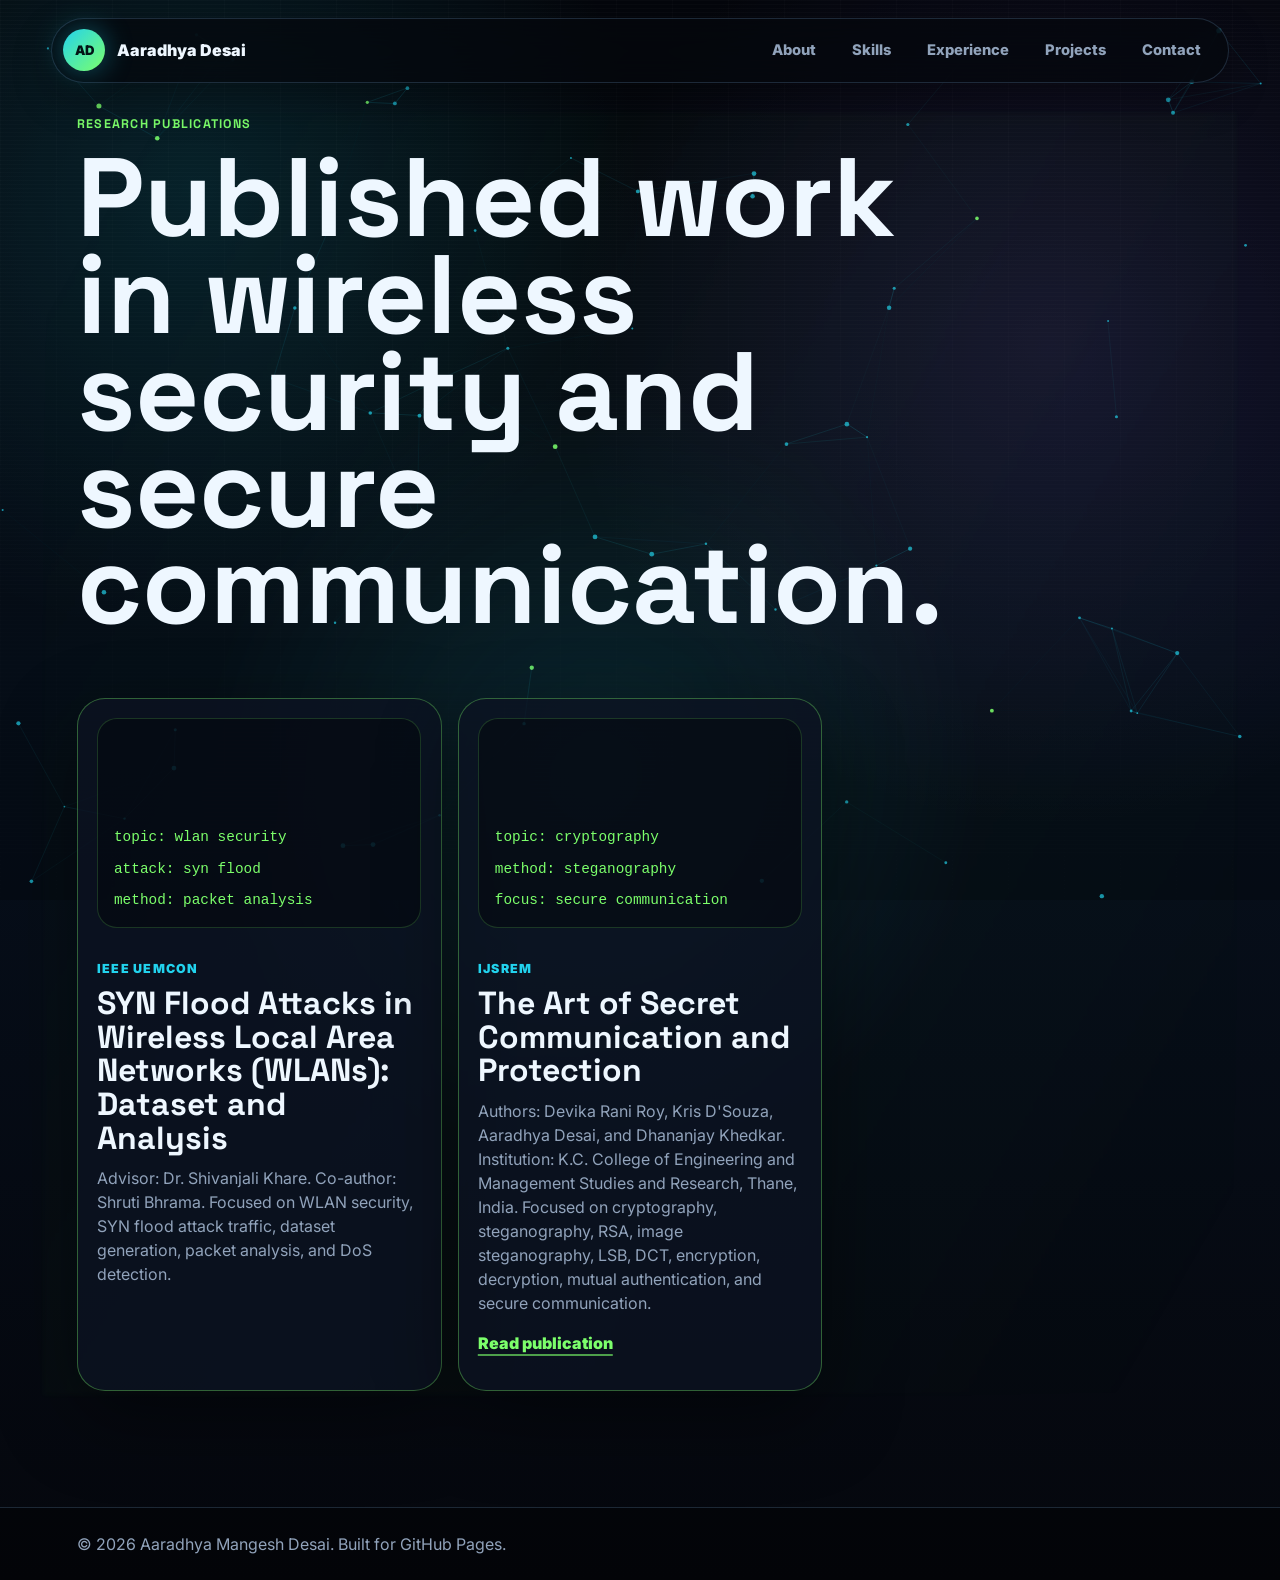
<file: publications.html>
<!DOCTYPE html>
<html lang="en">
<head>
  <meta charset="UTF-8"><meta name="viewport" content="width=device-width, initial-scale=1.0">
  <meta name="description" content="Research publications by Aaradhya Mangesh Desai in WLAN SYN flood attack analysis and secure communication.">
  <title>Publications | Aaradhya Mangesh Desai</title>
  <link rel="preconnect" href="https://fonts.googleapis.com"><link rel="preconnect" href="https://fonts.gstatic.com" crossorigin>
  <link href="https://fonts.googleapis.com/css2?family=Inter:wght@400;500;600;700;800;900&family=Space+Grotesk:wght@500;600;700&display=swap" rel="stylesheet"><link rel="stylesheet" href="styles.css">
</head>
<body>
  <canvas id="threatCanvas" aria-hidden="true"></canvas><div class="scanline" aria-hidden="true"></div>
  <header class="site-header"><a class="brand" href="index.html"><span class="brand-mark">AD</span><span>Aaradhya Desai</span></a><button class="nav-toggle" type="button" aria-label="Open navigation" aria-expanded="false"><span></span><span></span></button><nav class="site-nav" aria-label="Main navigation"><a href="about.html">About</a><a href="skills.html">Skills</a><a href="experience.html">Experience</a><a href="projects.html">Projects</a><a href="contact.html">Contact</a></nav></header>
  <main>
    <section class="section projects-section scroll-scene page-start" data-scene="publications">
      <div class="section-heading reveal"><p class="eyebrow">Research publications</p><h1>Published work in wireless security and secure communication.</h1></div>
      <div class="project-grid">
        <article class="project-card reveal"><div class="project-terminal"><span>topic: wlan security</span><span>attack: syn flood</span><span>method: packet analysis</span></div><p class="project-type">IEEE UEMCON</p><h3>SYN Flood Attacks in Wireless Local Area Networks (WLANs): Dataset and Analysis</h3><p>Advisor: Dr. Shivanjali Khare. Co-author: Shruti Bhrama. Focused on WLAN security, SYN flood attack traffic, dataset generation, packet analysis, and DoS detection.</p></article>
        <article class="project-card reveal"><div class="project-terminal"><span>topic: cryptography</span><span>method: steganography</span><span>focus: secure communication</span></div><p class="project-type">IJSREM</p><h3>The Art of Secret Communication and Protection</h3><p>Authors: Devika Rani Roy, Kris D'Souza, Aaradhya Desai, and Dhananjay Khedkar. Institution: K.C. College of Engineering and Management Studies and Research, Thane, India. Focused on cryptography, steganography, RSA, image steganography, LSB, DCT, encryption, decryption, mutual authentication, and secure communication.</p><p><a href="https://ijsrem.com/download/the-art-of-secret-communication-and-protection/">Read publication</a></p></article>
      </div>
    </section>
  </main>
  <footer class="site-footer"><p>&copy; <span id="year"></span> Aaradhya Mangesh Desai. Built for GitHub Pages.</p></footer><script src="script.js"></script>
</body>
</html>
</file>
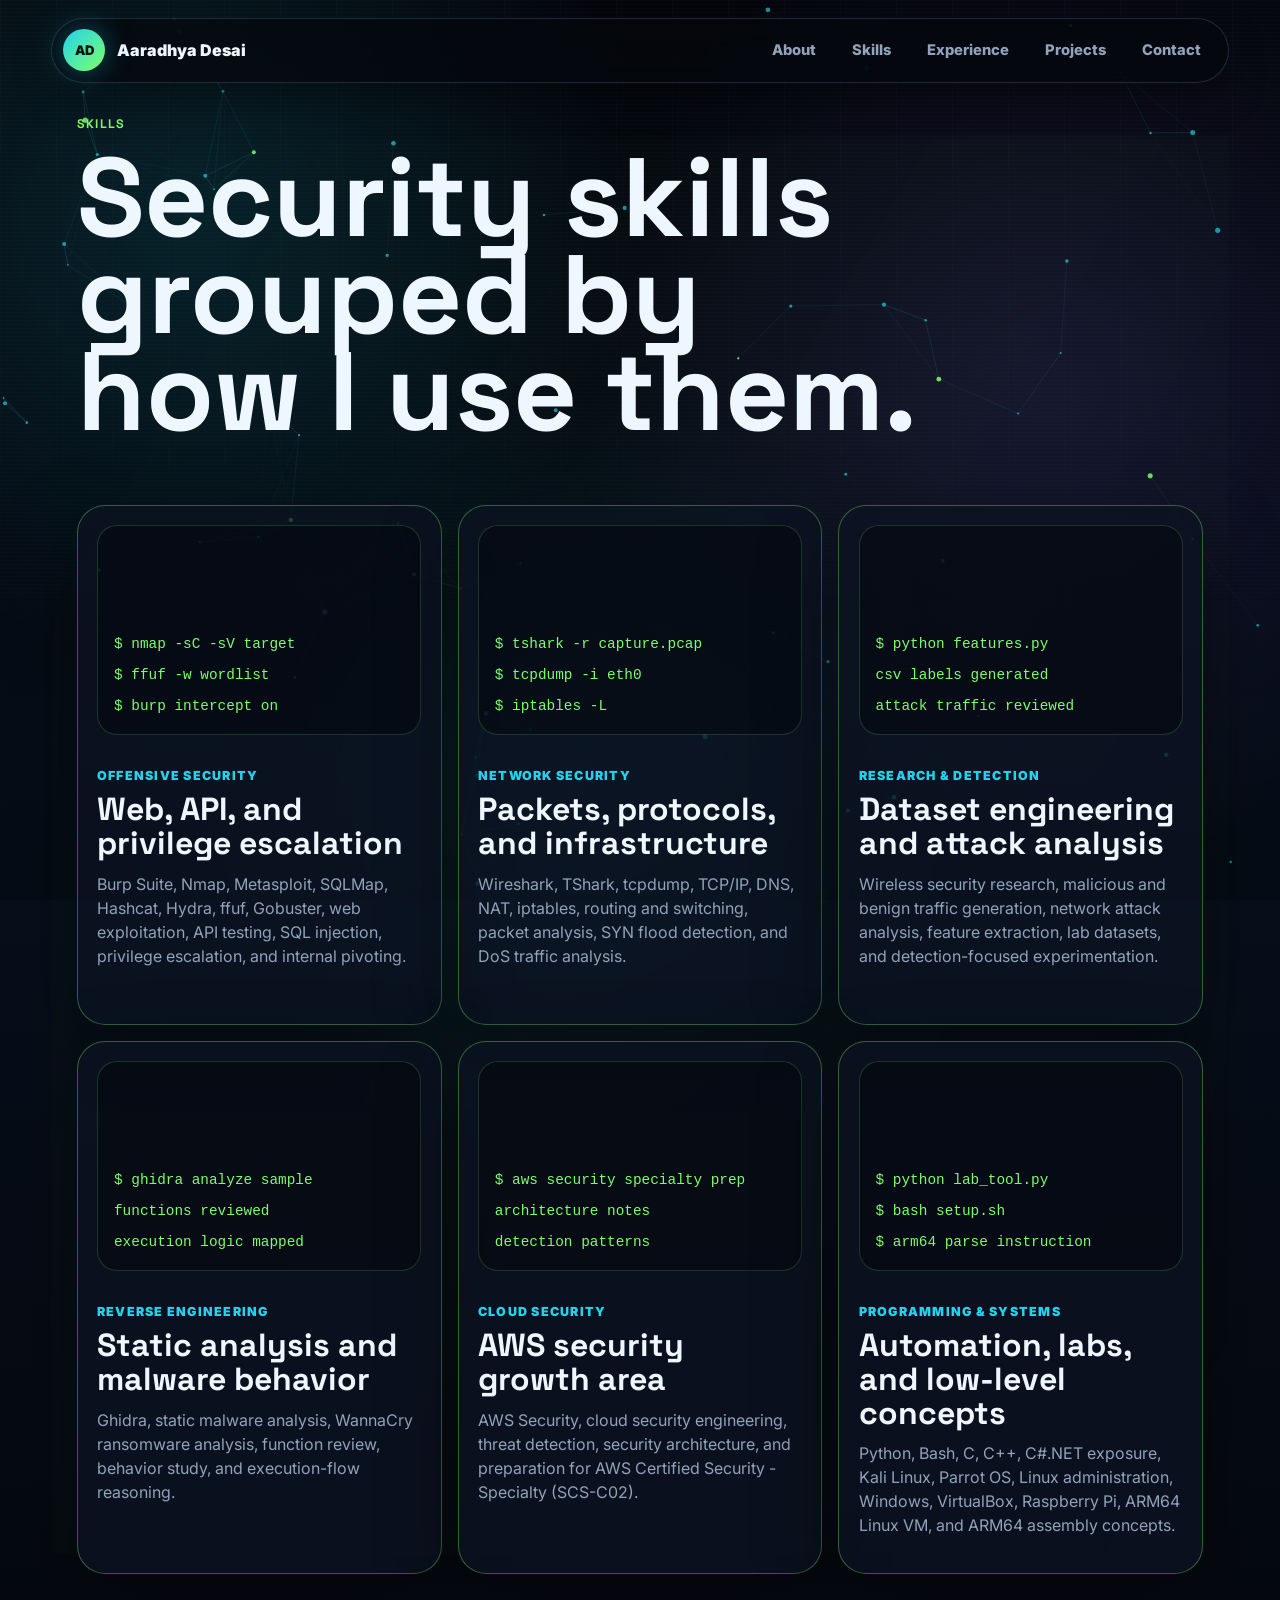
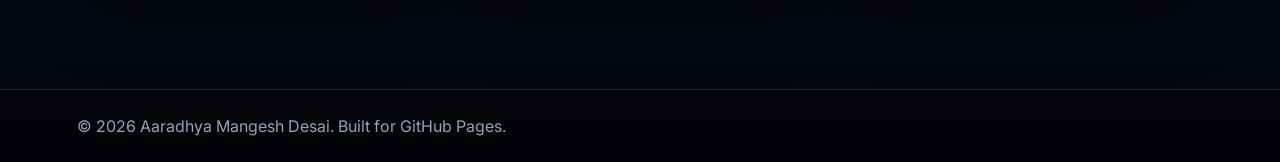
<file: skills.html>
<!DOCTYPE html>
<html lang="en">
<head>
  <meta charset="UTF-8">
  <meta name="viewport" content="width=device-width, initial-scale=1.0">
  <meta name="description" content="Cybersecurity skills for Aaradhya Mangesh Desai across offensive security, network security, detection research, reverse engineering, cloud security, and systems.">
  <title>Skills | Aaradhya Mangesh Desai</title>
  <link rel="preconnect" href="https://fonts.googleapis.com"><link rel="preconnect" href="https://fonts.gstatic.com" crossorigin>
  <link href="https://fonts.googleapis.com/css2?family=Inter:wght@400;500;600;700;800;900&family=Space+Grotesk:wght@500;600;700&display=swap" rel="stylesheet"><link rel="stylesheet" href="styles.css">
</head>
<body>
  <canvas id="threatCanvas" aria-hidden="true"></canvas><div class="scanline" aria-hidden="true"></div>
  <header class="site-header"><a class="brand" href="index.html"><span class="brand-mark">AD</span><span>Aaradhya Desai</span></a><button class="nav-toggle" type="button" aria-label="Open navigation" aria-expanded="false"><span></span><span></span></button><nav class="site-nav" aria-label="Main navigation"><a href="about.html">About</a><a href="skills.html">Skills</a><a href="experience.html">Experience</a><a href="projects.html">Projects</a><a href="contact.html">Contact</a></nav></header>
  <main>
    <section class="section toolkit-section scroll-scene page-start" data-scene="skills">
      <div class="section-heading reveal"><p class="eyebrow">Skills</p><h1>Security skills grouped by how I use them.</h1></div>
      <div class="project-grid">
        <article class="project-card reveal"><div class="project-terminal"><span>$ nmap -sC -sV target</span><span>$ ffuf -w wordlist</span><span>$ burp intercept on</span></div><p class="project-type">Offensive Security</p><h3>Web, API, and privilege escalation</h3><p>Burp Suite, Nmap, Metasploit, SQLMap, Hashcat, Hydra, ffuf, Gobuster, web exploitation, API testing, SQL injection, privilege escalation, and internal pivoting.</p></article>
        <article class="project-card reveal"><div class="project-terminal"><span>$ tshark -r capture.pcap</span><span>$ tcpdump -i eth0</span><span>$ iptables -L</span></div><p class="project-type">Network Security</p><h3>Packets, protocols, and infrastructure</h3><p>Wireshark, TShark, tcpdump, TCP/IP, DNS, NAT, iptables, routing and switching, packet analysis, SYN flood detection, and DoS traffic analysis.</p></article>
        <article class="project-card reveal"><div class="project-terminal"><span>$ python features.py</span><span>csv labels generated</span><span>attack traffic reviewed</span></div><p class="project-type">Research & Detection</p><h3>Dataset engineering and attack analysis</h3><p>Wireless security research, malicious and benign traffic generation, network attack analysis, feature extraction, lab datasets, and detection-focused experimentation.</p></article>
        <article class="project-card reveal"><div class="project-terminal"><span>$ ghidra analyze sample</span><span>functions reviewed</span><span>execution logic mapped</span></div><p class="project-type">Reverse Engineering</p><h3>Static analysis and malware behavior</h3><p>Ghidra, static malware analysis, WannaCry ransomware analysis, function review, behavior study, and execution-flow reasoning.</p></article>
        <article class="project-card reveal"><div class="project-terminal"><span>$ aws security specialty prep</span><span>architecture notes</span><span>detection patterns</span></div><p class="project-type">Cloud Security</p><h3>AWS security growth area</h3><p>AWS Security, cloud security engineering, threat detection, security architecture, and preparation for AWS Certified Security - Specialty (SCS-C02).</p></article>
        <article class="project-card reveal"><div class="project-terminal"><span>$ python lab_tool.py</span><span>$ bash setup.sh</span><span>$ arm64 parse instruction</span></div><p class="project-type">Programming & Systems</p><h3>Automation, labs, and low-level concepts</h3><p>Python, Bash, C, C++, C#.NET exposure, Kali Linux, Parrot OS, Linux administration, Windows, VirtualBox, Raspberry Pi, ARM64 Linux VM, and ARM64 assembly concepts.</p></article>
      </div>
    </section>
  </main>
  <footer class="site-footer"><p>&copy; <span id="year"></span> Aaradhya Mangesh Desai. Built for GitHub Pages.</p></footer><script src="script.js"></script>
</body>
</html>
</file>
<file: styles.css>
:root {
  --bg: #05070d;
  --bg-soft: #0a1020;
  --panel: rgba(12, 19, 34, 0.78);
  --panel-strong: rgba(14, 24, 45, 0.94);
  --text: #eef7ff;
  --muted: #91a3bb;
  --line: rgba(147, 197, 253, 0.18);
  --cyan: #22d3ee;
  --green: #7cff6b;
  --violet: #8b5cf6;
  --amber: #fbbf24;
  --danger: #fb7185;
  --shadow: 0 28px 80px rgba(0, 0, 0, 0.42);
}

* {
  box-sizing: border-box;
}

html {
  scroll-behavior: smooth;
}

body {
  min-width: 320px;
  margin: 0;
  overflow-x: hidden;
  color: var(--text);
  background:
    radial-gradient(circle at 15% 12%, rgba(34, 211, 238, 0.18), transparent 28rem),
    radial-gradient(circle at 82% 22%, rgba(139, 92, 246, 0.18), transparent 30rem),
    linear-gradient(180deg, #05070d 0%, #07101d 42%, #05070d 100%);
  font-family: "Inter", Arial, sans-serif;
  line-height: 1.5;
}

body::selection {
  color: #04100f;
  background: var(--green);
}

a {
  color: inherit;
}

#threatCanvas {
  position: fixed;
  inset: 0;
  z-index: -3;
  width: 100%;
  height: 100%;
}

.scanline {
  position: fixed;
  inset: 0;
  z-index: -1;
  pointer-events: none;
  background:
    linear-gradient(rgba(255, 255, 255, 0.025) 1px, transparent 1px),
    linear-gradient(90deg, rgba(255, 255, 255, 0.02) 1px, transparent 1px);
  background-size: 100% 4px, 56px 56px;
  mask-image: linear-gradient(180deg, rgba(0, 0, 0, 0.8), rgba(0, 0, 0, 0.22));
}

.site-header {
  position: fixed;
  top: 18px;
  right: 4vw;
  left: 4vw;
  z-index: 20;
  display: flex;
  align-items: center;
  justify-content: space-between;
  min-height: 64px;
  padding: 0.55rem 0.7rem;
  background: rgba(5, 7, 13, 0.74);
  border: 1px solid var(--line);
  border-radius: 999px;
  box-shadow: 0 16px 40px rgba(0, 0, 0, 0.32);
  backdrop-filter: blur(18px);
}

.brand {
  display: inline-flex;
  align-items: center;
  gap: 0.75rem;
  color: var(--text);
  font-weight: 900;
  text-decoration: none;
}

.brand-mark {
  display: inline-grid;
  width: 42px;
  height: 42px;
  place-items: center;
  color: #021315;
  background: linear-gradient(135deg, var(--cyan), var(--green));
  border-radius: 50%;
  font-size: 0.82rem;
  box-shadow: 0 0 28px rgba(34, 211, 238, 0.38);
}

.site-nav {
  display: flex;
  gap: 0.25rem;
}

.site-nav a {
  padding: 0.72rem 1rem;
  border-radius: 999px;
  color: var(--muted);
  font-size: 0.92rem;
  font-weight: 800;
  text-decoration: none;
}

.site-nav a:hover {
  color: var(--bg);
  background: var(--green);
}

.nav-toggle {
  display: none;
  width: 46px;
  height: 46px;
  padding: 0;
  background: rgba(255, 255, 255, 0.06);
  border: 1px solid var(--line);
  border-radius: 50%;
}

.nav-toggle span {
  display: block;
  width: 18px;
  height: 2px;
  margin: 4px auto;
  background: var(--text);
}

.hero,
.section {
  position: relative;
  padding-right: 6vw;
  padding-left: 6vw;
}

.page-start {
  padding-top: clamp(8.5rem, 13vw, 12rem);
}

.scroll-scene {
  transform-style: preserve-3d;
}

.scroll-scene::before {
  position: absolute;
  inset: 8% 4vw;
  z-index: -2;
  content: "";
  opacity: var(--scene-glow, 0.34);
  background:
    radial-gradient(circle at var(--glow-x, 50%) var(--glow-y, 50%), rgba(34, 211, 238, 0.26), transparent 24rem),
    linear-gradient(120deg, transparent, rgba(124, 255, 107, 0.08), transparent);
  filter: blur(2px);
  transform: scale(var(--scene-scale, 1));
  transition: opacity 300ms ease;
}

.hero {
  display: grid;
  grid-template-columns: minmax(0, 1.08fr) minmax(320px, 0.92fr);
  gap: clamp(2rem, 5vw, 5rem);
  align-items: center;
  min-height: 100vh;
  padding-top: 9rem;
  padding-bottom: 6rem;
}

.hero-copy {
  transform: translateY(calc(var(--scene-progress, 0) * -42px)) rotateX(calc(var(--scene-progress, 0) * 4deg));
}

.eyebrow {
  margin: 0 0 1rem;
  color: var(--green);
  font-family: "Space Grotesk", "Inter", sans-serif;
  font-size: 0.78rem;
  font-weight: 700;
  letter-spacing: 0.1em;
  text-transform: uppercase;
}

h1,
h2,
h3,
p {
  margin-top: 0;
}

h1,
h2,
h3 {
  font-family: "Space Grotesk", "Inter", sans-serif;
}

h1 {
  max-width: 12ch;
  margin-bottom: 1.2rem;
  font-size: clamp(4rem, 8.7vw, 8.8rem);
  line-height: 0.87;
  letter-spacing: 0;
}

h2 {
  max-width: 12ch;
  margin-bottom: 1rem;
  font-size: clamp(2.7rem, 6vw, 6.6rem);
  line-height: 0.92;
  letter-spacing: 0;
}

h3 {
  margin-bottom: 0.7rem;
  font-size: clamp(1.35rem, 2.5vw, 2.25rem);
  line-height: 1.05;
  letter-spacing: 0;
}

.hero-copy p:not(.eyebrow),
.contact-copy p {
  max-width: 690px;
  color: var(--muted);
  font-size: clamp(1.05rem, 1.7vw, 1.35rem);
}

.hero-actions {
  display: flex;
  flex-wrap: wrap;
  gap: 0.8rem;
  margin-top: 2rem;
}

.button {
  display: inline-flex;
  align-items: center;
  justify-content: center;
  min-height: 54px;
  padding: 0 1.25rem;
  border: 1px solid rgba(255, 255, 255, 0.16);
  border-radius: 999px;
  font-weight: 900;
  text-decoration: none;
  transition: transform 180ms ease, box-shadow 180ms ease, border-color 180ms ease;
}

.button:hover {
  border-color: rgba(124, 255, 107, 0.7);
  transform: translateY(-3px);
}

.button.primary {
  color: #031111;
  background: linear-gradient(135deg, var(--green), var(--cyan));
  box-shadow: 0 0 36px rgba(34, 211, 238, 0.26);
}

.button.secondary {
  color: var(--text);
  background: rgba(255, 255, 255, 0.06);
}

.security-orbit {
  position: relative;
  display: grid;
  min-height: 620px;
  place-items: center;
  perspective: 900px;
  transform: translateY(calc(var(--scene-progress, 0) * 48px)) rotateY(calc(var(--scene-progress, 0) * -12deg));
}

.orbit-core {
  position: relative;
  z-index: 3;
  display: grid;
  width: min(42vw, 260px);
  aspect-ratio: 1;
  place-items: center;
  color: var(--bg);
  background:
    radial-gradient(circle at 38% 30%, #ffffff, var(--cyan) 34%, var(--green));
  border: 1px solid rgba(255, 255, 255, 0.48);
  border-radius: 50%;
  box-shadow:
    0 0 44px rgba(34, 211, 238, 0.42),
    inset 0 0 48px rgba(255, 255, 255, 0.22);
}

.orbit-core span {
  font-family: "Space Grotesk", "Inter", sans-serif;
  font-size: clamp(4rem, 7vw, 7rem);
  font-weight: 700;
  line-height: 0.8;
}

.orbit-core small {
  position: absolute;
  bottom: 23%;
  font-weight: 900;
  letter-spacing: 0.16em;
}

.orbit-ring {
  position: absolute;
  width: var(--size);
  aspect-ratio: 1;
  border: 1px solid rgba(34, 211, 238, 0.28);
  border-radius: 50%;
  box-shadow: 0 0 34px rgba(34, 211, 238, 0.14);
  transform: rotateX(68deg) rotateZ(0deg);
}

.ring-one {
  --size: min(76vw, 520px);
  animation: ringSpin 18s linear infinite;
}

.ring-two {
  --size: min(64vw, 420px);
  border-color: rgba(124, 255, 107, 0.3);
  animation: ringSpin 14s linear infinite reverse;
}

.ring-three {
  --size: min(90vw, 650px);
  border-color: rgba(139, 92, 246, 0.28);
  animation: ringSpin 22s linear infinite;
}

.orbit-node {
  position: absolute;
  display: grid;
  min-width: 74px;
  min-height: 74px;
  place-items: center;
  padding: 0.8rem;
  color: var(--text);
  background: rgba(10, 16, 32, 0.82);
  border: 1px solid var(--line);
  border-radius: 18px;
  box-shadow: var(--shadow);
  font-size: 0.82rem;
  font-weight: 900;
  backdrop-filter: blur(14px);
}

.node-one {
  top: 14%;
  left: 12%;
}

.node-two {
  top: 24%;
  right: 8%;
}

.node-three {
  right: 18%;
  bottom: 16%;
}

.node-four {
  bottom: 12%;
  left: 8%;
}

.ticker {
  overflow: hidden;
  padding: 0.95rem 0;
  color: var(--bg);
  background: linear-gradient(90deg, var(--cyan), var(--green));
  box-shadow: 0 0 42px rgba(34, 211, 238, 0.2);
  transform: rotate(-1deg) scale(1.02);
}

.ticker-track {
  display: flex;
  width: max-content;
  gap: 2.4rem;
  animation: marquee 30s linear infinite;
}

.ticker span {
  font-family: "Space Grotesk", "Inter", sans-serif;
  font-size: clamp(1.05rem, 2vw, 1.65rem);
  font-weight: 700;
  white-space: nowrap;
}

.ticker span::after {
  content: " /";
}

.section {
  padding-top: clamp(5rem, 9vw, 9rem);
  padding-bottom: clamp(5rem, 9vw, 9rem);
}

.section-heading {
  margin-bottom: clamp(2rem, 5vw, 4rem);
}

.metric-grid {
  display: grid;
  grid-template-columns: repeat(4, minmax(0, 1fr));
  gap: 1rem;
}

.metric-card,
.timeline-card,
.project-card,
.credential-panel {
  position: relative;
  overflow: hidden;
  background: var(--panel);
  border: 1px solid var(--line);
  border-radius: 28px;
  box-shadow: var(--shadow);
  backdrop-filter: blur(18px);
}

.metric-card::before,
.timeline-card::before,
.project-card::before,
.credential-panel::before {
  position: absolute;
  inset: 0;
  content: "";
  opacity: 0;
  background: linear-gradient(120deg, transparent, rgba(124, 255, 107, 0.12), transparent);
  transform: translateX(-60%);
  transition: opacity 300ms ease, transform 900ms ease;
}

.metric-card:hover::before,
.timeline-card:hover::before,
.project-card:hover::before,
.credential-panel:hover::before {
  opacity: 1;
  transform: translateX(60%);
}

.metric-card {
  min-height: 260px;
  padding: 1.4rem;
}

.metric-card strong {
  display: block;
  margin-bottom: 4rem;
  color: var(--green);
  font-family: "Space Grotesk", "Inter", sans-serif;
  font-size: clamp(3rem, 5vw, 5rem);
  line-height: 0.9;
}

.metric-card span {
  color: var(--muted);
}

.timeline {
  display: grid;
  gap: 1rem;
}

.timeline-item {
  display: grid;
  grid-template-columns: minmax(160px, 0.3fr) minmax(0, 1fr);
  gap: 1rem;
  align-items: stretch;
}

.timeline-date {
  display: grid;
  min-height: 100%;
  place-items: center;
  padding: 1rem;
  color: var(--green);
  background: rgba(124, 255, 107, 0.08);
  border: 1px solid rgba(124, 255, 107, 0.18);
  border-radius: 24px;
  font-weight: 900;
}

.timeline-card {
  padding: clamp(1.2rem, 3vw, 2rem);
}

.role,
.project-type {
  margin-bottom: 0.5rem;
  color: var(--cyan);
  font-size: 0.78rem;
  font-weight: 900;
  letter-spacing: 0.1em;
  text-transform: uppercase;
}

.timeline-card p:not(.role),
.project-card p:not(.project-type),
.credential-list p {
  color: var(--muted);
}

.project-grid {
  display: grid;
  grid-template-columns: repeat(3, minmax(0, 1fr));
  gap: 1rem;
}

.project-card {
  min-height: 520px;
  padding: 1.2rem;
}

.project-card a,
.credential-panel a {
  color: var(--green);
  font-weight: 900;
  text-decoration-color: rgba(124, 255, 107, 0.6);
  text-decoration-thickness: 2px;
  text-underline-offset: 5px;
}

.project-terminal {
  display: grid;
  gap: 0.6rem;
  min-height: 210px;
  margin-bottom: 2rem;
  padding: 1rem;
  color: var(--green);
  background: rgba(0, 0, 0, 0.34);
  border: 1px solid rgba(124, 255, 107, 0.18);
  border-radius: 20px;
  font-family: Consolas, "Courier New", monospace;
  font-size: 0.9rem;
  align-content: end;
}

.project-terminal span {
  display: block;
}

.tool-cloud {
  display: flex;
  flex-wrap: wrap;
  gap: 0.75rem;
  max-width: 1180px;
}

.tool-cloud span {
  padding: 0.8rem 1rem;
  color: var(--text);
  background: rgba(255, 255, 255, 0.055);
  border: 1px solid var(--line);
  border-radius: 999px;
  box-shadow: 0 0 18px rgba(34, 211, 238, 0.06);
  font-weight: 900;
}

.credentials-section {
  min-height: 86vh;
  display: grid;
  align-items: center;
}

.credential-panel {
  max-width: 1050px;
  padding: clamp(1.4rem, 4vw, 3rem);
}

.credential-list {
  display: grid;
  gap: 0.75rem;
  margin-top: 2rem;
}

.credential-list p {
  margin: 0;
  padding: 1rem;
  border: 1px solid var(--line);
  border-radius: 18px;
  background: rgba(255, 255, 255, 0.035);
}

.credential-list strong {
  color: var(--text);
}

.contact-section {
  display: grid;
  grid-template-columns: minmax(0, 1.1fr) minmax(280px, 0.9fr);
  gap: 2rem;
  align-items: center;
  min-height: 86vh;
}

.contact-links {
  display: grid;
  gap: 0.75rem;
}

.contact-links a {
  padding: 1rem 1.1rem;
  color: var(--text);
  background: rgba(255, 255, 255, 0.06);
  border: 1px solid var(--line);
  border-radius: 18px;
  font-weight: 900;
  text-decoration: none;
  box-shadow: var(--shadow);
  transition: transform 180ms ease, border-color 180ms ease, background 180ms ease;
}

.contact-links a:hover {
  color: var(--bg);
  background: var(--green);
  border-color: var(--green);
  transform: translateY(-3px);
}

.site-footer {
  padding: 1.5rem 6vw;
  color: var(--muted);
  background: rgba(0, 0, 0, 0.34);
  border-top: 1px solid var(--line);
}

.site-footer p {
  margin: 0;
}

.reveal {
  opacity: 0;
  transform: translateY(48px) scale(0.97);
  transition: opacity 800ms ease, transform 800ms cubic-bezier(0.2, 0.9, 0.18, 1);
}

.reveal.is-visible {
  opacity: 1;
  transform: translateY(0) scale(1);
}

.scene-active .metric-card,
.scene-active .timeline-card,
.scene-active .project-card,
.scene-active .credential-panel {
  border-color: rgba(124, 255, 107, 0.34);
}

@keyframes marquee {
  from {
    transform: translateX(0);
  }

  to {
    transform: translateX(-50%);
  }
}

@keyframes ringSpin {
  from {
    transform: rotateX(68deg) rotateZ(0deg);
  }

  to {
    transform: rotateX(68deg) rotateZ(360deg);
  }
}

@media (prefers-reduced-motion: reduce) {
  *,
  *::before,
  *::after {
    scroll-behavior: auto !important;
    animation-duration: 0.01ms !important;
    animation-iteration-count: 1 !important;
    transition-duration: 0.01ms !important;
  }
}

@media (max-width: 1060px) {
  .hero,
  .contact-section {
    grid-template-columns: 1fr;
  }

  .metric-grid,
  .project-grid {
    grid-template-columns: repeat(2, minmax(0, 1fr));
  }

  .security-orbit {
    min-height: 540px;
  }
}

@media (max-width: 760px) {
  .site-header {
    top: 12px;
    right: 1rem;
    left: 1rem;
  }

  .nav-toggle {
    display: block;
  }

  .site-nav {
    position: absolute;
    top: calc(100% + 10px);
    right: 0;
    left: 0;
    display: none;
    padding: 0.75rem;
    background: rgba(5, 7, 13, 0.95);
    border: 1px solid var(--line);
    border-radius: 24px;
    box-shadow: var(--shadow);
  }

  .site-nav.is-open {
    display: grid;
  }

  .site-nav a {
    padding: 0.9rem 1rem;
  }

  .hero,
  .section {
    padding-right: 1rem;
    padding-left: 1rem;
  }

  .hero {
    padding-top: 7.6rem;
  }

  h1 {
    font-size: clamp(3.5rem, 17vw, 5.5rem);
  }

  h2 {
    max-width: 10ch;
    font-size: clamp(2.8rem, 14vw, 4.6rem);
  }

  .hero-actions,
  .button {
    width: 100%;
  }

  .metric-grid,
  .project-grid,
  .timeline-item {
    grid-template-columns: 1fr;
  }

  .metric-card,
  .project-card {
    min-height: auto;
  }

  .security-orbit {
    min-height: 460px;
  }

  .orbit-core {
    width: min(62vw, 230px);
  }

  .orbit-node {
    min-width: 64px;
    min-height: 64px;
    font-size: 0.72rem;
  }
}
</file>
